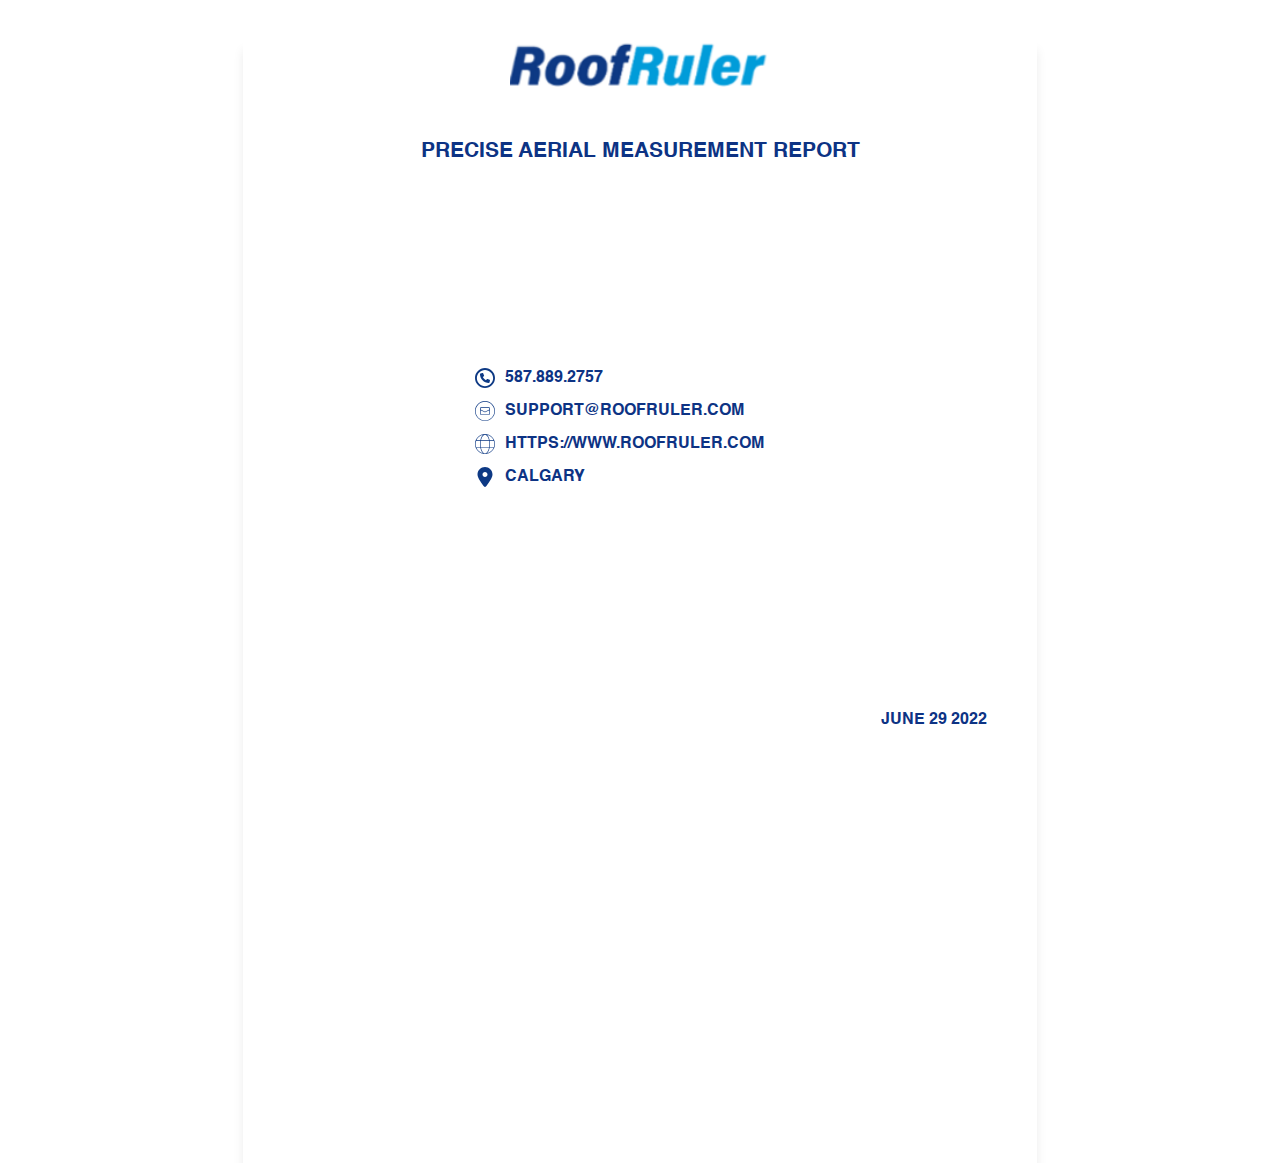
<file: index.html>
<!DOCTYPE html>
<html lang="en">

<head>
    <meta charset="UTF-8">
    <meta http-equiv="X-UA-Compatible" content="IE=edge">
    <meta name="viewport" content="width=device-width, initial-scale=1.0">
    <!-- ============font awesome -->
    <link rel="stylesheet" href="https://cdnjs.cloudflare.com/ajax/libs/font-awesome/6.0.0/css/all.min.css">
    <!-- ::::::::::::::::helvetica fonts:::::::::::::::: -->
    <link rel="stylesheet" href="./fonts/stylesheet.css">
    <!-- =========stylesheet========== -->
    <link rel="stylesheet" href="./css/main.css">
    <title>RoofRuller__Home page</title>
</head>

<body>
    <!-- ::::::::::::::::HEADER :::::::::::::::: -->
    <div class="wrapper">
        <a href="#" class="roof_logo"><img src="./img/roofrooler.png" alt="img"></a>
        <p class="text-header text-center roof-heading">PRECISE AERIAL MEASUREMENT REPORT</p>
        <!-- ::::::::::::::::social link:::::::::::::::: -->
        <ul class="social-link">
            <li class="flex item-center gap-1"><svg xmlns="http://www.w3.org/2000/svg" viewBox="0 0 512 512" width="20"
                    height="20" fill="#0d3984">
                    <path
                        d="M374.5 303.6l-54.24-23.25c-6.391-2.766-13.9-.9062-18.24 4.484l-22.02 26.91c-34.63-17-62.77-45.14-79.77-79.75L227.2 209.1c5.375-4.391 7.211-11.83 4.492-18.22L208.4 137.5C205.4 130.5 197.8 126.7 190.5 128.4L140.1 140C132.1 141.7 127.1 147.9 127.1 155.2c0 126.1 102.6 228.8 228.7 228.8c7.336 0 13.6-4.984 15.24-12.11l11.62-50.39C385.3 314.2 381.5 306.6 374.5 303.6zM256 0c-141.4 0-256 114.6-256 256c0 141.4 114.6 256 256 256s256-114.6 256-256C512 114.6 397.4 0 256 0zM256 464c-114.7 0-208-93.31-208-208S141.3 48 256 48s208 93.31 208 208S370.7 464 256 464z" />
                    </svg>
                <span class="text-body ">587.889.2757</span>
            </li>
            <li class="flex item-center gap-1"><svg width="20" height="20" fill="#0d3984"
                    xmlns="http://www.w3.org/2000/svg" viewBox="0 0 512 512">
                    <path
                        d="M352 160H160C142.3 160 128 174.3 128 192v128c0 17.67 14.33 32 32 32h192c17.67 0 32-14.33 32-32V192C384 174.3 369.7 160 352 160zM368 320c0 8.822-7.178 16-16 16H160c-8.822 0-16-7.178-16-16V236.7l94.13 47.06C243.7 286.6 249.8 288 256 288s12.28-1.406 17.88-4.203L368 236.7V320zM368 218.9l-101.3 50.63c-6.75 3.375-14.75 3.375-21.5 0L144 218.9V192c0-8.822 7.178-16 16-16h192c8.822 0 16 7.178 16 16V218.9zM256 0C114.6 0 0 114.6 0 256c0 141.4 114.6 256 256 256s256-114.6 256-256C512 114.6 397.4 0 256 0zM256 496c-132.3 0-240-107.7-240-240S123.7 16 256 16s240 107.7 240 240S388.3 496 256 496z" />
                    </svg>
                <span class="text-body ">SUPPORT@ROOFRULER.COM</span></li>
            <li class="flex item-center gap-1"><svg width="20" height="20" fill="#0d3984"
                    xmlns="http://www.w3.org/2000/svg" viewBox="0 0 512 512">
                    <path
                        d="M256 0C397.4 0 512 114.6 512 256C512 397.4 397.4 512 256 512C114.6 512 0 397.4 0 256C0 114.6 114.6 0 256 0zM256 496C282 496 309.9 474.5 332.2 429.9C343.2 407.9 352.1 381.5 358.4 352H153.6C159.9 381.5 168.8 407.9 179.8 429.9C202.1 474.5 229.1 496 255.1 496H256zM150.6 336H361.4C365.7 311 368 284.1 368 256C368 227.9 365.7 200.1 361.4 176H150.6C146.3 200.1 144 227.9 144 256C144 284.1 146.3 311 150.6 336V336zM358.4 160C352.1 130.4 343.2 104.1 332.2 82.14C309.9 37.51 282 16 256 16C229.1 16 202.1 37.51 179.8 82.14C168.8 104.1 159.9 130.4 153.6 160H358.4zM377.6 176C381.8 201.2 384 228.1 384 256C384 283.9 381.8 310.8 377.6 336H482.3C491.2 310.1 496 284.1 496 256C496 227.9 491.2 201 482.3 176H377.6zM307.5 21.53C337.9 48.31 362.2 98.15 374.7 160H476C445.6 90.45 383.2 38.09 307.5 21.53V21.53zM204.5 21.53C128.8 38.09 66.36 90.45 35.97 160H137.3C149.8 98.15 174.1 48.31 204.5 21.53V21.53zM16 256C16 284.1 20.81 310.1 29.66 336H134.4C130.2 310.8 128 283.9 128 256C128 228.1 130.2 201.2 134.4 176H29.66C20.81 201 16 227.9 16 256zM476 352H374.7C362.2 413.8 337.9 463.7 307.5 490.5C383.2 473.9 445.6 421.5 476 352V352zM137.3 352H35.97C66.36 421.5 128.8 473.9 204.5 490.5C174.1 463.7 149.8 413.8 137.3 352z" />
                    </svg>
                <span class="text-body ">HTTPS://WWW.ROOFRULER.COM</span></li>
            <li class="flex item-center gap-1"><svg width="20" height="20" fill="#0d3984"
                    xmlns="http://www.w3.org/2000/svg" viewBox="0 0 384 512">
                    <path
                        d="M168.3 499.2C116.1 435 0 279.4 0 192C0 85.96 85.96 0 192 0C298 0 384 85.96 384 192C384 279.4 267 435 215.7 499.2C203.4 514.5 180.6 514.5 168.3 499.2H168.3zM192 256C227.3 256 256 227.3 256 192C256 156.7 227.3 128 192 128C156.7 128 128 156.7 128 192C128 227.3 156.7 256 192 256z" />
                    </svg>
                <span class="text-body ">CALGARY</span></li>
        </ul>
        <p class="date text-body">JUNE 29 2022</p>
    </div>
</body>

</html>
</file>
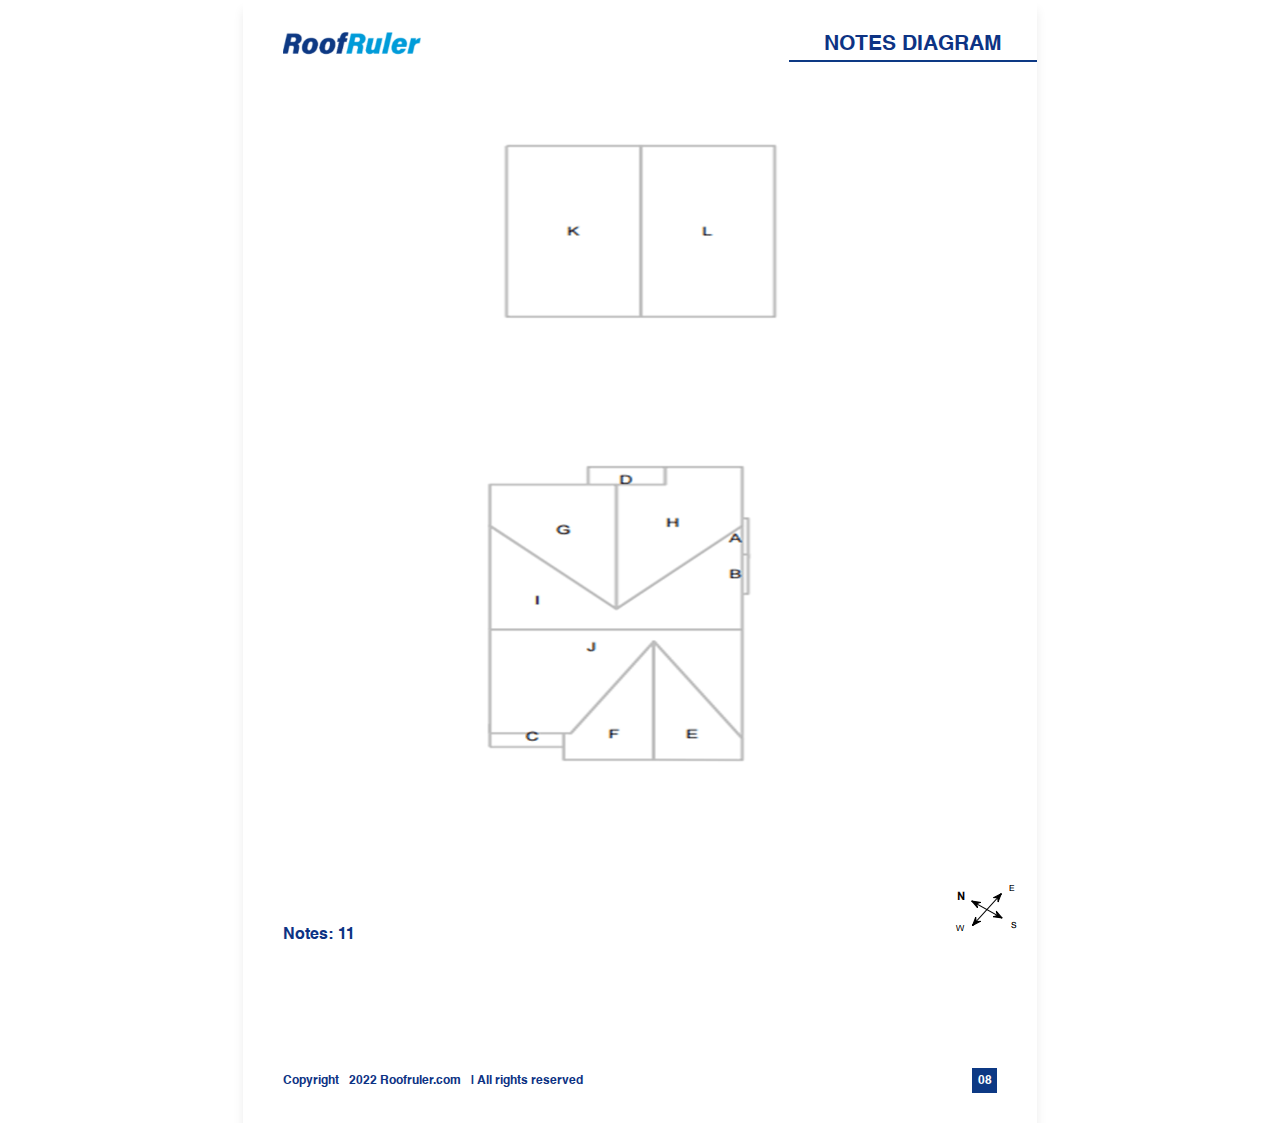
<file: _notes-diagram.html>
<!DOCTYPE html>
<html lang="en">

<head>
    <meta charset="UTF-8">
    <meta http-equiv="X-UA-Compatible" content="IE=edge">
    <meta name="viewport" content="width=device-width, initial-scale=1.0">
    <!-- ============font awesome -->
    <link rel="stylesheet" href="https://cdnjs.cloudflare.com/ajax/libs/font-awesome/6.0.0/css/all.min.css">
    <!-- ::::::::::::::::helvetica fonts:::::::::::::::: -->
    <link rel="stylesheet" href="./fonts/stylesheet.css">
    <!-- =========stylesheet========== -->
    <link rel="stylesheet" href="./css/main.css">
    <title>RoofRuller__Notes diagram</title>
</head>

<body>
    <!-- ::::::::::::::::HEADER :::::::::::::::: -->
    <div class="wrapper flex flex-col justify-between">
        <div>
            <div class="header flex justify-between">
                <a href="#"><img src="./img/roofrooler.png" alt="img" class="header__logo"></a>
                <a href="content.html" class="header__link text-header">notes Diagram</a>
            </div>
            <div class="notes-diagram">
                <img src="./img/notes.png" alt="img" class="property__image note-img">

                <!-- ::::::::::::::::direction:::::::::::::::: -->
                <div class="direction">
                    <div class="measurement_notes eaves-note">
                        <ul class="flex item-center gap-05">
                            <li class="text-body">Notes:</li>
                            <li class="text-body">11</li>
                        </ul>
                    </div>
                    <img src="./img/direction.webp" alt="img" class="direction_needle">
                </div>
            </div>
        </div>
        <!-- ::::::::::::::::footer:::::::::::::::: -->
        <footer class="footer flex justify-between">
            <ul class="footer-list flex item-center gap-1">
                <li class="text-footer">Copyright</li>
                <li class="text-footer">2022 Roofruler.com</li>
                <li class="text-footer">| All rights reserved</li>
            </ul>
            <p class="numbering text-footer">08</p>
        </footer>
    </div>
</body>

</html>
</file>
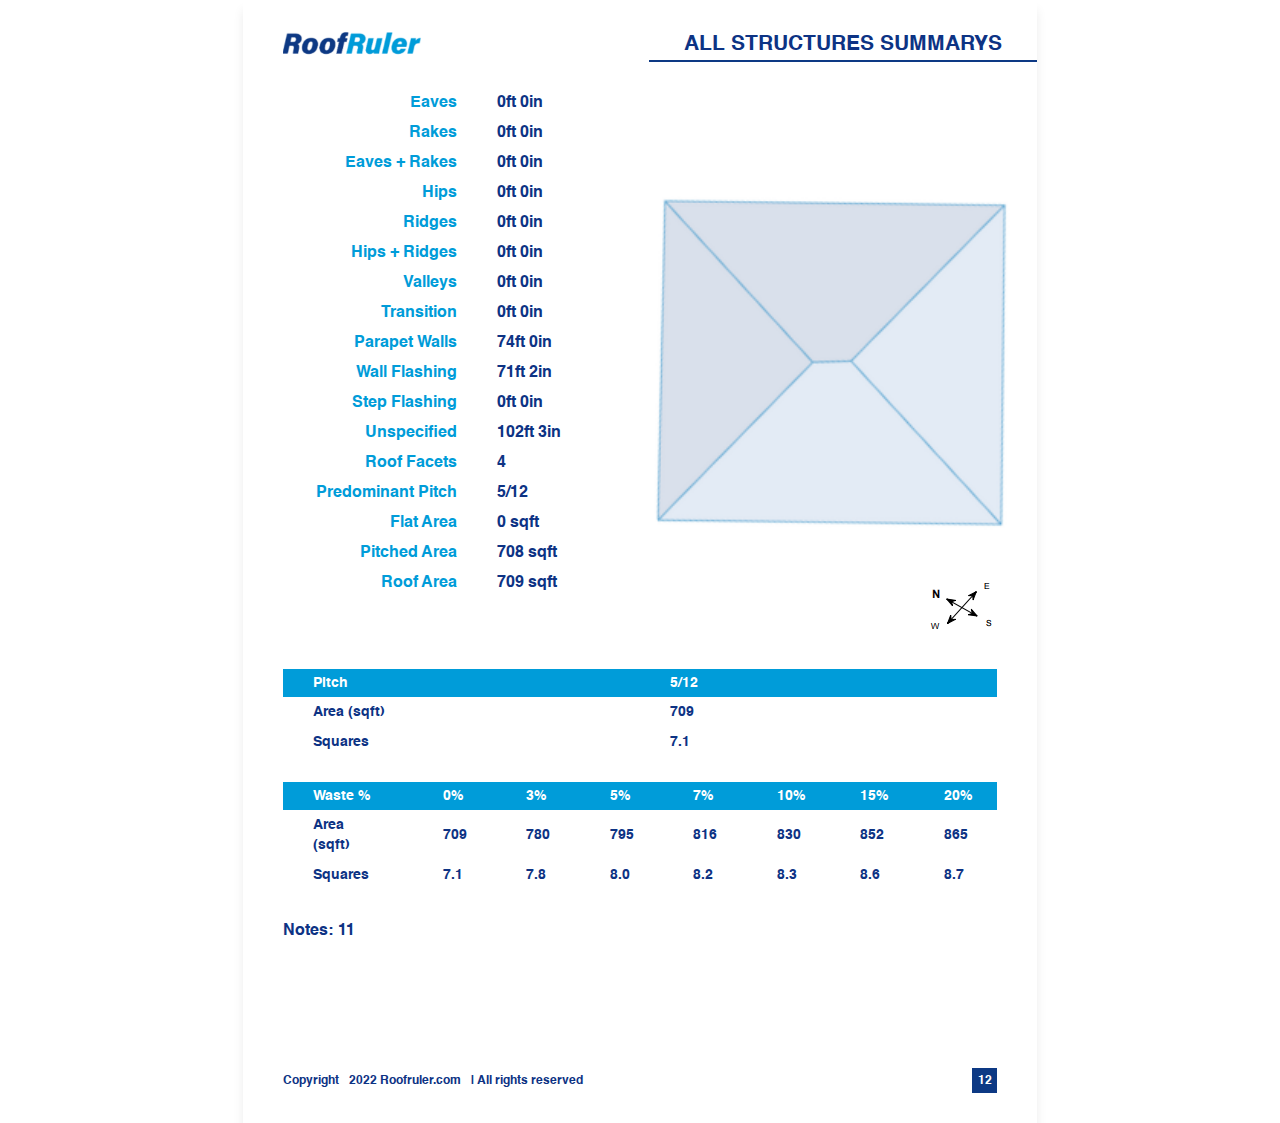
<file: all-summary.html>
<!DOCTYPE html>
<html lang="en">

<head>
    <meta charset="UTF-8">
    <meta http-equiv="X-UA-Compatible" content="IE=edge">
    <meta name="viewport" content="width=device-width, initial-scale=1.0">
    <!-- ============font awesome -->
    <link rel="stylesheet" href="https://cdnjs.cloudflare.com/ajax/libs/font-awesome/6.0.0/css/all.min.css">
    <!-- ::::::::::::::::helvetica fonts:::::::::::::::: -->
    <link rel="stylesheet" href="./fonts/stylesheet.css">
    <!-- =========stylesheet========== -->
    <link rel="stylesheet" href="./css/main.css">
    <title>RoofRuller__All Structures Summarys</title>
</head>

<body>
    <!-- ::::::::::::::::HEADER :::::::::::::::: -->
    <div class="wrapper flex flex-col justify-between">
        <div>
            <div class="header flex justify-between">
                <a href="#"><img src="./img/roofrooler.png" alt="img" class="header__logo"></a>
                <a href="content.html" class="header__link text-header">All Structures Summarys</a>
            </div>
            <!-- ::::::::::::::::summary 1 detail:::::::::::::::: -->
            <div class="summary-one">
                <div class="summary-one__left">
                    <div class="summary-one__left--box">
                        <p class="box-name text-body">Eaves</p>
                        <p class="box-value text-body">0ft 0in</p>
                    </div>
                    <div class="summary-one__left--box">
                        <p class="box-name text-body">Rakes</p>
                        <p class="box-value text-body">0ft 0in</p>
                    </div>
                    <div class="summary-one__left--box">
                        <p class="box-name text-body">Eaves + Rakes</p>
                        <p class="box-value text-body">0ft 0in</p>
                    </div>
                    <div class="summary-one__left--box">
                        <p class="box-name text-body">Hips</p>
                        <p class="box-value text-body">0ft 0in</p>
                    </div>
                    <div class="summary-one__left--box">
                        <p class="box-name text-body">Ridges</p>
                        <p class="box-value text-body">0ft 0in</p>
                    </div>
                    <div class="summary-one__left--box">
                        <p class="box-name text-body">Hips + Ridges</p>
                        <p class="box-value text-body">0ft 0in</p>
                    </div>
                    <div class="summary-one__left--box">
                        <p class="box-name text-body">Valleys</p>
                        <p class="box-value text-body">0ft 0in</p>
                    </div>
                    <div class="summary-one__left--box">
                        <p class="box-name text-body">Transition</p>
                        <p class="box-value text-body">0ft 0in</p>
                    </div>
                    <div class="summary-one__left--box">
                        <p class="box-name text-body">Parapet Walls</p>
                        <p class="box-value text-body">74ft 0in</p>
                    </div>
                    <div class="summary-one__left--box">
                        <p class="box-name text-body">Wall Flashing</p>
                        <p class="box-value text-body">71ft 2in</p>
                    </div>
                    <div class="summary-one__left--box">
                        <p class="box-name text-body">Step Flashing</p>
                        <p class="box-value text-body">0ft 0in</p>
                    </div>
                    <div class="summary-one__left--box">
                        <p class="box-name text-body">Unspecified</p>
                        <p class="box-value text-body">102ft 3in</p>
                    </div>
                    <div class="summary-one__left--box">
                        <p class="box-name text-body">Roof Facets</p>
                        <p class="box-value text-body">4 </p>
                    </div>
                    <div class="summary-one__left--box">
                        <p class="box-name text-body">Predominant Pitch</p>
                        <p class="box-value text-body">5/12</p>
                    </div>
                    <div class="summary-one__left--box">
                        <p class="box-name text-body">Flat Area</p>
                        <p class="box-value text-body">0 sqft</p>
                    </div>
                    <div class="summary-one__left--box">
                        <p class="box-name text-body">Pitched Area</p>
                        <p class="box-value text-body">708 sqft</p>
                    </div>
                    <div class="summary-one__left--box">
                        <p class="box-name text-body">Roof Area</p>
                        <p class="box-value text-body">709 sqft</p>
                    </div>

                </div>
                <div class="summary-one__right">
                    <img src="./img/summary.png" alt="img" class="summary-img">
                    <img src="./img/direction.webp" alt="img" class="summary-direction">
                </div>
            </div>
            <!-- ::::::::::::::::data table:::::::::::::::: -->
            <table class="pitch-table">
                <thead class="table-head">
                    <th class="text-table-custom">Pitch</th>
                    <th class="text-table-custom">5/12</th>
                </thead>
                <tbody class="table-body">
                    <tr>
                        <td class="text-table-default">Area (sqft)</td>
                        <td class="text-table-default">709</td>
                    </tr>
                    <tr>
                        <td class="text-table-default">Squares</td>
                        <td class="text-table-default">7.1</td>
                    </tr>
                </tbody>
            </table>
            <!-- ::::::::::::::::waste table:::::::::::::::: -->
            <table class="waste-table">
                <thead class="waste-head">
                    <th class="text-table-custom">Waste %</th>
                    <th class="text-table-custom">0%</th>
                    <th class="text-table-custom">3%</th>
                    <th class="text-table-custom">5%</th>
                    <th class="text-table-custom">7%</th>
                    <th class="text-table-custom">10%</th>
                    <th class="text-table-custom">15%</th>
                    <th class="text-table-custom">20%</th>
                </thead>
                <tbody class="table-body">
                    <tr>
                        <td class="text-table-default">Area (sqft)</td>
                        <td class="text-table-default">709</td>
                        <td class="text-table-default">780</td>
                        <td class="text-table-default">795</td>
                        <td class="text-table-default">816</td>
                        <td class="text-table-default">830</td>
                        <td class="text-table-default">852</td>
                        <td class="text-table-default">865</td>
                    </tr>
                    <tr>
                        <td class="text-table-default">Squares</td>
                        <td class="text-table-default">7.1</td>
                        <td class="text-table-default">7.8</td>
                        <td class="text-table-default">8.0</td>
                        <td class="text-table-default">8.2</td>
                        <td class="text-table-default">8.3</td>
                        <td class="text-table-default">8.6</td>
                        <td class="text-table-default">8.7</td>
                    </tr>
                </tbody>
            </table>
            <!-- ::::::::::::::::notes:::::::::::::::: -->
            <div class="measurement_notes eaves-note">
                <ul class="flex item-center gap-05">
                    <li class="text-body">Notes:</li>
                    <li class="text-body">11</li>
                </ul>
            </div>

        </div>
        <!-- ::::::::::::::::footer:::::::::::::::: -->
        <footer class="footer flex justify-between">
            <ul class="footer-list flex item-center gap-1">
                <li class="text-footer">Copyright</li>
                <li class="text-footer">2022 Roofruler.com</li>
                <li class="text-footer">| All rights reserved</li>
            </ul>
            <p class="numbering text-footer">12</p>
        </footer>
    </div>
</body>

</html>
</file>
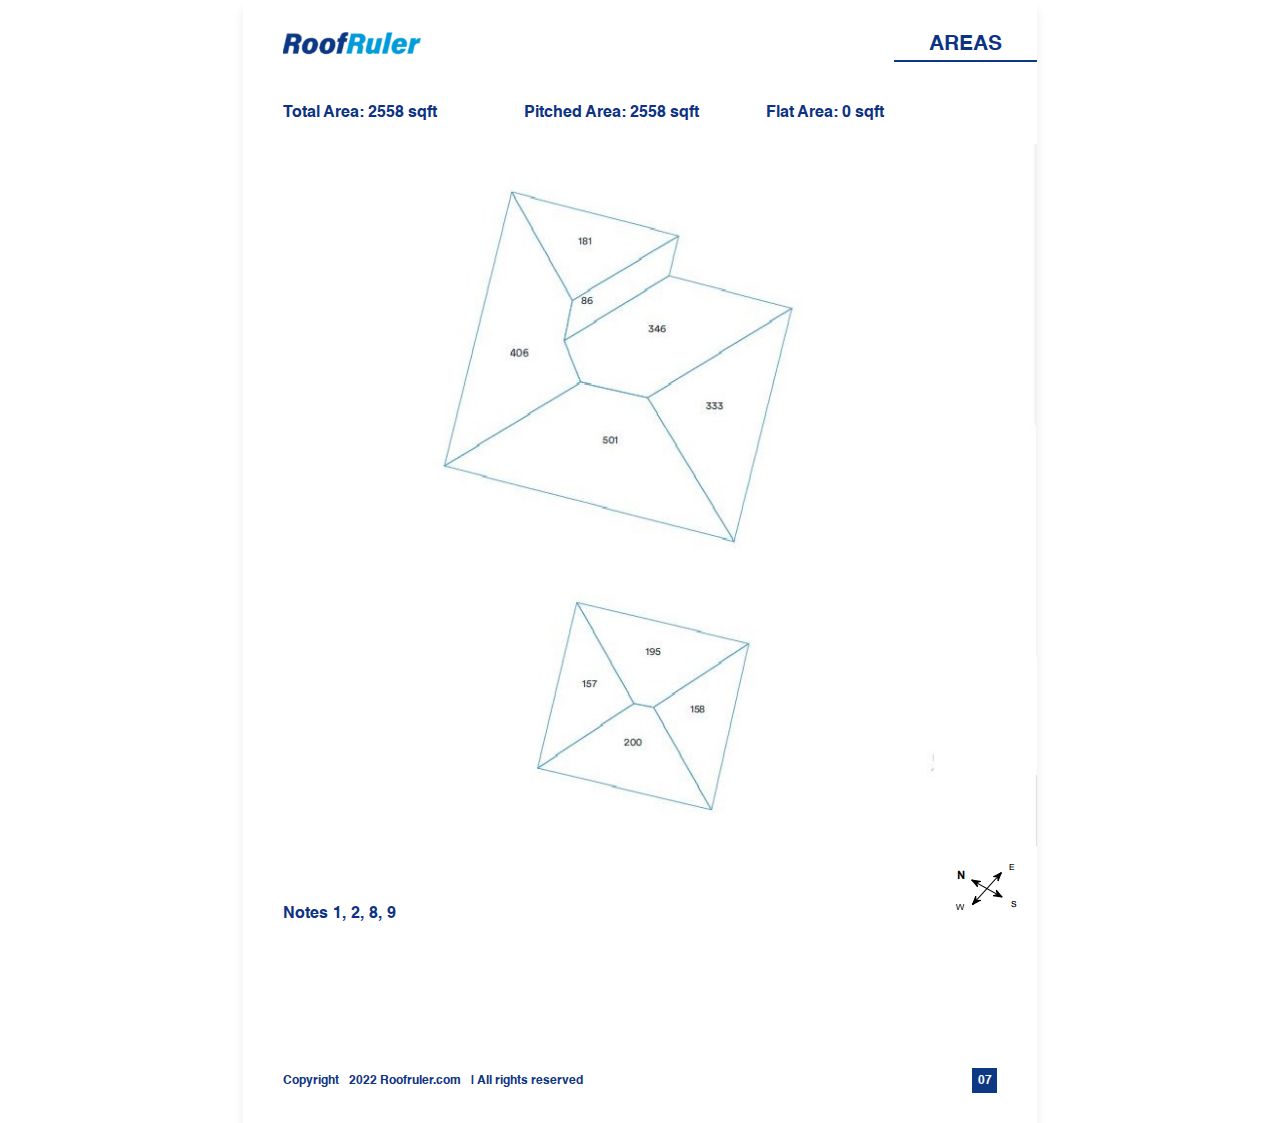
<file: areas.html>
<!DOCTYPE html>
<html lang="en">

<head>
    <meta charset="UTF-8">
    <meta http-equiv="X-UA-Compatible" content="IE=edge">
    <meta name="viewport" content="width=device-width, initial-scale=1.0">
    <!-- ============font awesome -->
    <link rel="stylesheet" href="https://cdnjs.cloudflare.com/ajax/libs/font-awesome/6.0.0/css/all.min.css">
    <!-- ::::::::::::::::helvetica fonts:::::::::::::::: -->
    <link rel="stylesheet" href="./fonts/stylesheet.css">
    <!-- =========stylesheet========== -->
    <link rel="stylesheet" href="./css/main.css">
    <title>RoofRuller__Area</title>
</head>

<body>
    <!-- ::::::::::::::::HEADER :::::::::::::::: -->
    <div class="wrapper flex flex-col justify-between">
        <div>
            <div class="header flex justify-between">
                <a href="#"><img src="./img/roofrooler.png" alt="img" class="header__logo"></a>
                <a href="content.html" class="header__link text-header">Areas </a>
            </div>
            <!-- ::::::::::::::::total-area:::::::::::::::: -->
            <div class="total_area">
                <p class="text-body">Total Area: 2558 sqft</p>
                <p class="text-body">Pitched Area: 2558 sqft</p>
                <p class="text-body">Flat Area: 0 sqft</p>
            </div>

            <div>
                <img src="./img/rotated-graph.webp" alt="img" class="property__image">

                <!-- ::::::::::::::::direction:::::::::::::::: -->
                <div class="direction">
                    <div class="measurement_notes eaves-note">
                        <ul class="flex item-center gap-05">
                            <li class="text-body">Notes</li>
                            <li class="text-body">1,</li>
                            <li class="text-body">2,</li>
                            <li class="text-body">8,</li>
                            <li class="text-body">9</li>
                        </ul>
                    </div>
                    <img src="./img/direction.webp" alt="img" class="direction_needle">
                </div>
            </div>
        </div>
        <!-- ::::::::::::::::footer:::::::::::::::: -->
        <footer class="footer flex justify-between">
            <ul class="footer-list flex item-center gap-1">
                <li class="text-footer">Copyright</li>
                <li class="text-footer">2022 Roofruler.com</li>
                <li class="text-footer">| All rights reserved</li>
            </ul>
            <p class="numbering text-footer">07</p>
        </footer>
    </div>
</body>

</html>
</file>
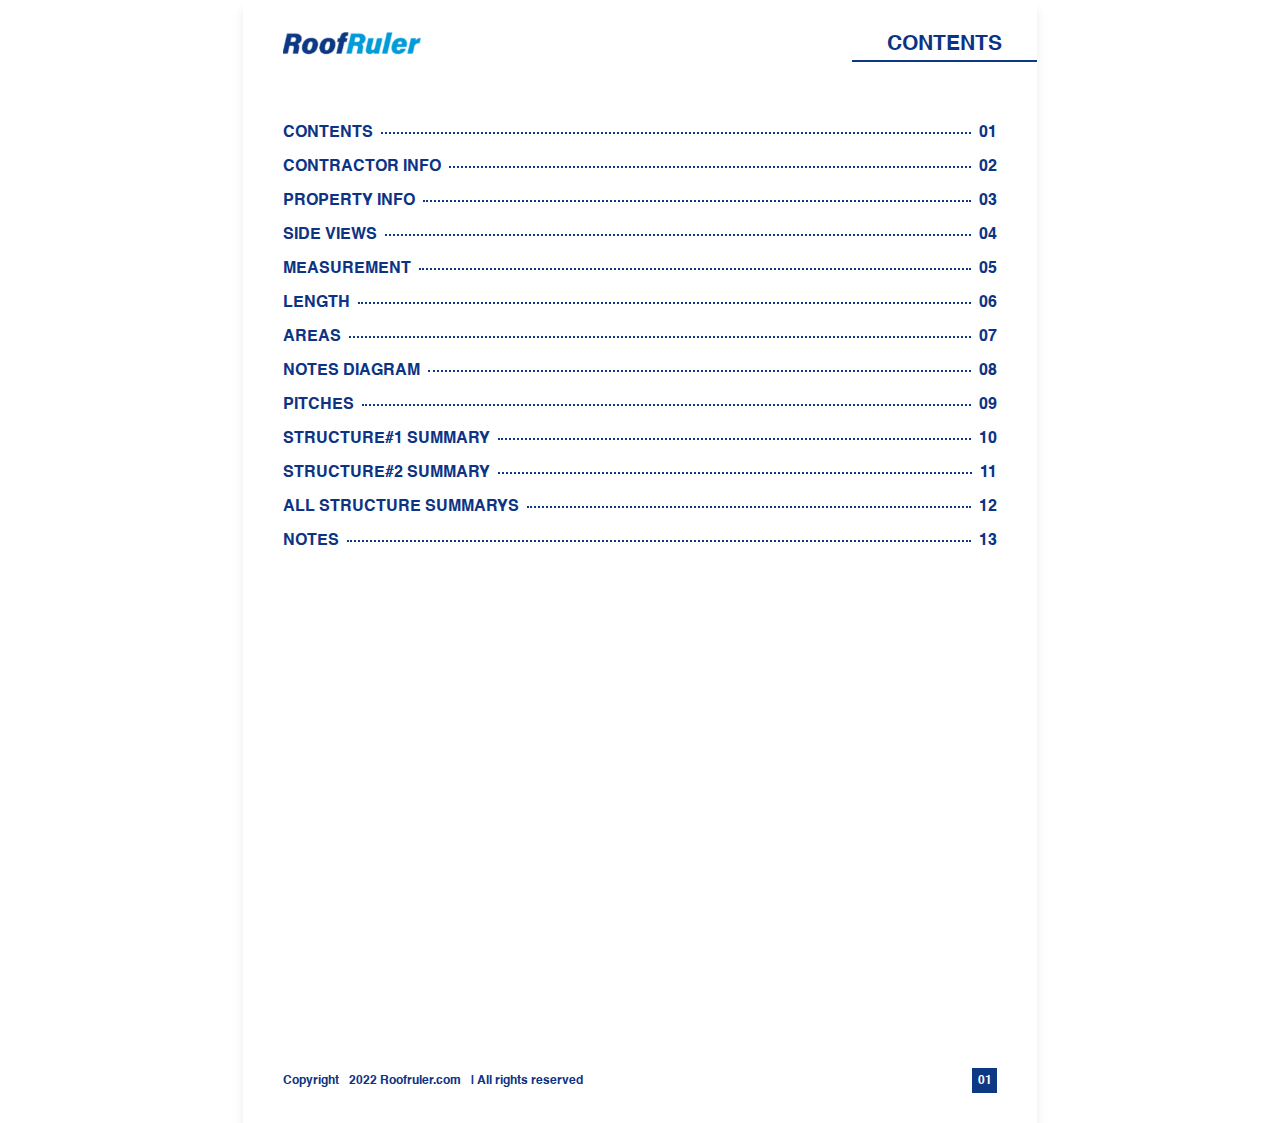
<file: content.html>
<!DOCTYPE html>
<html lang="en">

<head>
    <meta charset="UTF-8">
    <meta http-equiv="X-UA-Compatible" content="IE=edge">
    <meta name="viewport" content="width=device-width, initial-scale=1.0">
    <!-- ============font awesome -->
    <link rel="stylesheet" href="https://cdnjs.cloudflare.com/ajax/libs/font-awesome/6.0.0/css/all.min.css">
    <!-- ::::::::::::::::helvetica fonts:::::::::::::::: -->
    <link rel="stylesheet" href="./fonts/stylesheet.css">
    <!-- =========stylesheet========== -->
    <link rel="stylesheet" href="./css/main.css">
    <title>RoofRuller__Content</title>
</head>

<body>
    <!-- ::::::::::::::::HEADER :::::::::::::::: -->
    <div class="wrapper flex flex-col justify-between">
        <div>
            <div class="header flex justify-between">
                <a href="#"><img src="./img/roofrooler.png" alt="img" class="header__logo"></a>
                <a href="content.html" class="header__link text-header">Contents</a>
            </div>
            <!-- ::::::::::::::::content list:::::::::::::::: -->
            <ul class="content__list">
                <li class="content__list--item flex justify-between item-center">
                    <span class="content__list--item-name text-body">Contents</span>
                    <span class="content__list--item-dots"></span>
                    <span class="content__list--item-count text-body">01</span>
                </li>
                <li class="content__list--item flex justify-between item-center">
                    <span class="content__list--item-name text-body">Contractor info</span>
                    <span class="content__list--item-dots"></span>
                    <span class="content__list--item-count text-body">02</span>
                </li>
                <li class="content__list--item flex justify-between item-center">
                    <span class="content__list--item-name text-body">Property info</span>
                    <span class="content__list--item-dots"></span>
                    <span class="content__list--item-count text-body">03</span>
                </li>
                <li class="content__list--item flex justify-between item-center">
                    <span class="content__list--item-name text-body">Side Views</span>
                    <span class="content__list--item-dots"></span>
                    <span class="content__list--item-count text-body">04</span>
                </li>
                <li class="content__list--item flex justify-between item-center">
                    <span class="content__list--item-name text-body">Measurement </span>
                    <span class="content__list--item-dots"></span>
                    <span class="content__list--item-count text-body">05</span>
                </li>
                <li class="content__list--item flex justify-between item-center">
                    <span class="content__list--item-name text-body">Length</span>
                    <span class="content__list--item-dots"></span>
                    <span class="content__list--item-count text-body">06</span>
                </li>
                <li class="content__list--item flex justify-between item-center">
                    <span class="content__list--item-name text-body">Areas </span>
                    <span class="content__list--item-dots"></span>
                    <span class="content__list--item-count text-body">07</span>
                </li>
                <li class="content__list--item flex justify-between item-center">
                    <span class="content__list--item-name text-body">Notes Diagram</span>
                    <span class="content__list--item-dots"></span>
                    <span class="content__list--item-count text-body">08</span>
                </li>
                <li class="content__list--item flex justify-between item-center">
                    <span class="content__list--item-name text-body">Pitches</span>
                    <span class="content__list--item-dots"></span>
                    <span class="content__list--item-count text-body">09</span>
                </li>
                <li class="content__list--item flex justify-between item-center">
                    <span class="content__list--item-name text-body">Structure#1 Summary</span>
                    <span class="content__list--item-dots"></span>
                    <span class="content__list--item-count text-body">10</span>
                </li>
                <li class="content__list--item flex justify-between item-center">
                    <span class="content__list--item-name text-body">Structure#2 Summary</span>
                    <span class="content__list--item-dots"></span>
                    <span class="content__list--item-count text-body">11</span>
                </li>
                <li class="content__list--item flex justify-between item-center">
                    <span class="content__list--item-name text-body">All Structure Summarys</span>
                    <span class="content__list--item-dots"></span>
                    <span class="content__list--item-count text-body">12</span>
                </li>
                <li class="content__list--item flex justify-between item-center">
                    <span class="content__list--item-name text-body">NOTES</span>
                    <span class="content__list--item-dots"></span>
                    <span class="content__list--item-count text-body">13</span>
                </li>
            </ul>
        </div>
        <!-- ::::::::::::::::footer:::::::::::::::: -->
        <footer class="footer flex justify-between">
            <ul class="footer-list flex item-center gap-1">
                <li class="text-footer">Copyright</li>
                <li class="text-footer">2022 Roofruler.com</li>
                <li class="text-footer">| All rights reserved</li>
            </ul>
            <p class="numbering text-footer">01</p>
        </footer>
    </div>
</body>

</html>
</file>
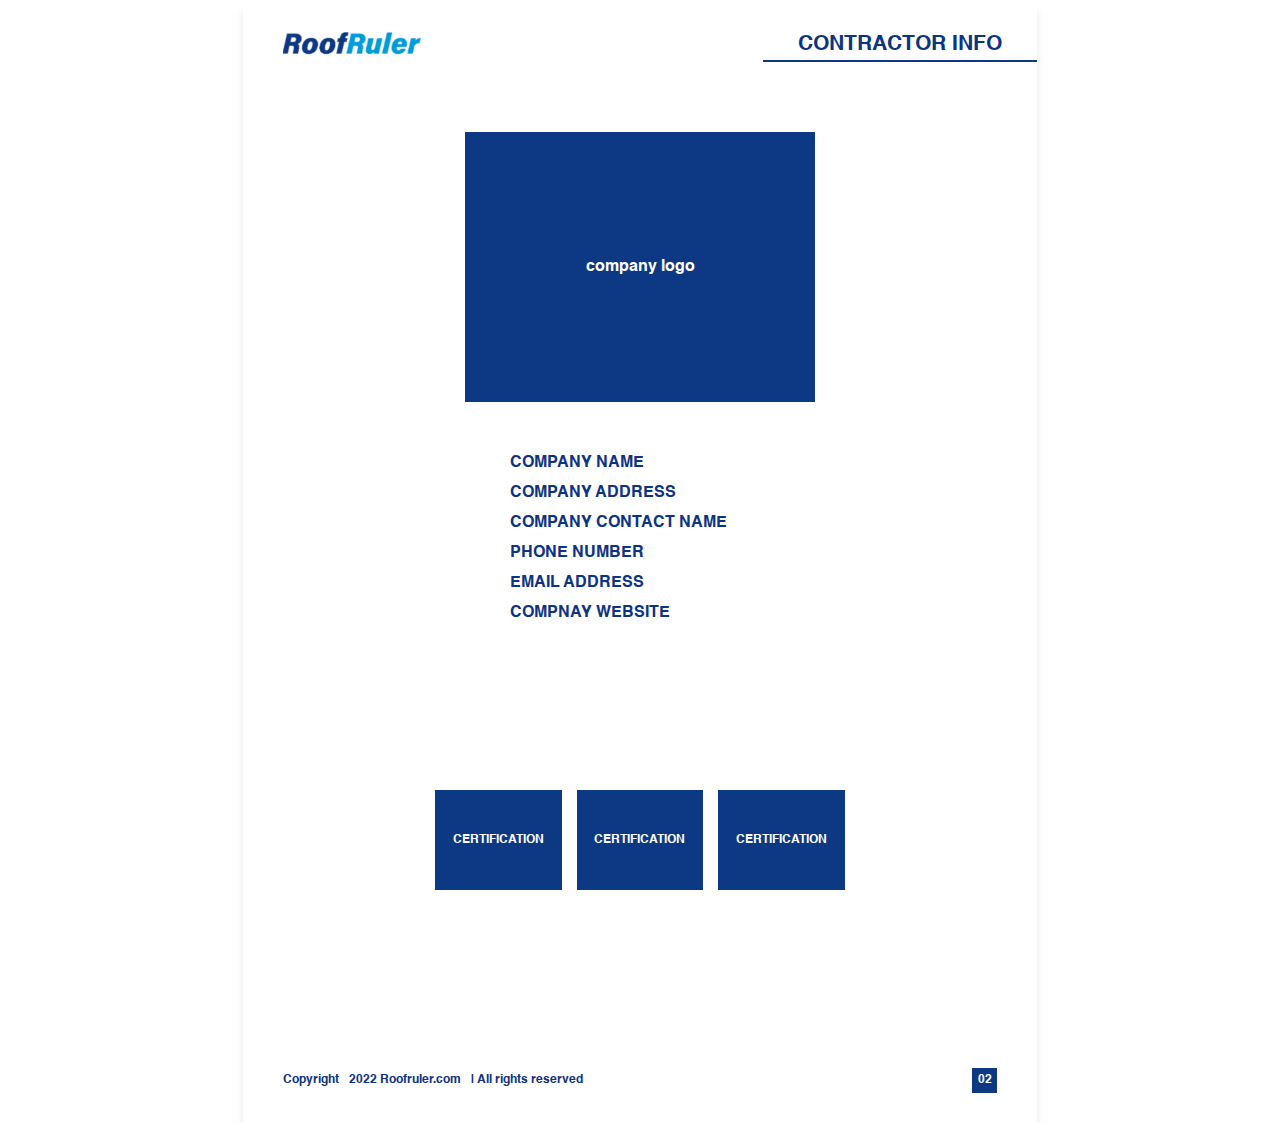
<file: contractor-info.html>
<!DOCTYPE html>
<html lang="en">

<head>
    <meta charset="UTF-8">
    <meta http-equiv="X-UA-Compatible" content="IE=edge">
    <meta name="viewport" content="width=device-width, initial-scale=1.0">
    <!-- ============font awesome -->
    <link rel="stylesheet" href="https://cdnjs.cloudflare.com/ajax/libs/font-awesome/6.0.0/css/all.min.css">
    <!-- ::::::::::::::::helvetica fonts:::::::::::::::: -->
    <link rel="stylesheet" href="./fonts/stylesheet.css">
    <!-- =========stylesheet========== -->
    <link rel="stylesheet" href="./css/main.css">
    <title>RoofRuller__Contractor</title>
</head>

<body>
    <!-- ::::::::::::::::HEADER :::::::::::::::: -->
    <div class="wrapper flex flex-col justify-between">
        <div>
            <div class="header flex justify-between">
                <a href="#"><img src="./img/roofrooler.png" alt="img" class="header__logo"></a>
                <a href="content.html" class="header__link text-header">contractor info</a>
            </div>
            <!-- ::::::::::::::::company logo:::::::::::::::: -->
            <div class="company-logo">
                <p class="text-body logo-text">company logo</p>
            </div>
            <!-- ::::::::::::::::info list:::::::::::::::: -->
            <ul class="info-list">
                <li class="text-body">COMPANY NAME</li>
                <li class="text-body">COMPANY ADDRESS</li>
                <li class="text-body">COMPANY CONTACT NAME</li>
                <li class="text-body">PHONE NUMBER</li>
                <li class="text-body">EMAIL ADDRESS</li>
                <li class="text-body">COMPNAY WEBSITE</li>
            </ul>
        </div>
        <!-- ::::::::::::::::certifications:::::::::::::::: -->
        <div class="certification">
            <div class="certification__box text-footer">
                certification
            </div>
            <div class="certification__box text-footer">
                certification
            </div>
            <div class="certification__box text-footer">
                certification
            </div>
        </div>
        <!-- ::::::::::::::::footer:::::::::::::::: -->
        <footer class="footer flex justify-between">
            <ul class="footer-list flex item-center gap-1">
                <li class="text-footer">Copyright</li>
                <li class="text-footer">2022 Roofruler.com</li>
                <li class="text-footer">| All rights reserved</li>
            </ul>
            <p class="numbering text-footer">02</p>
        </footer>
    </div>
</body>

</html>
</file>
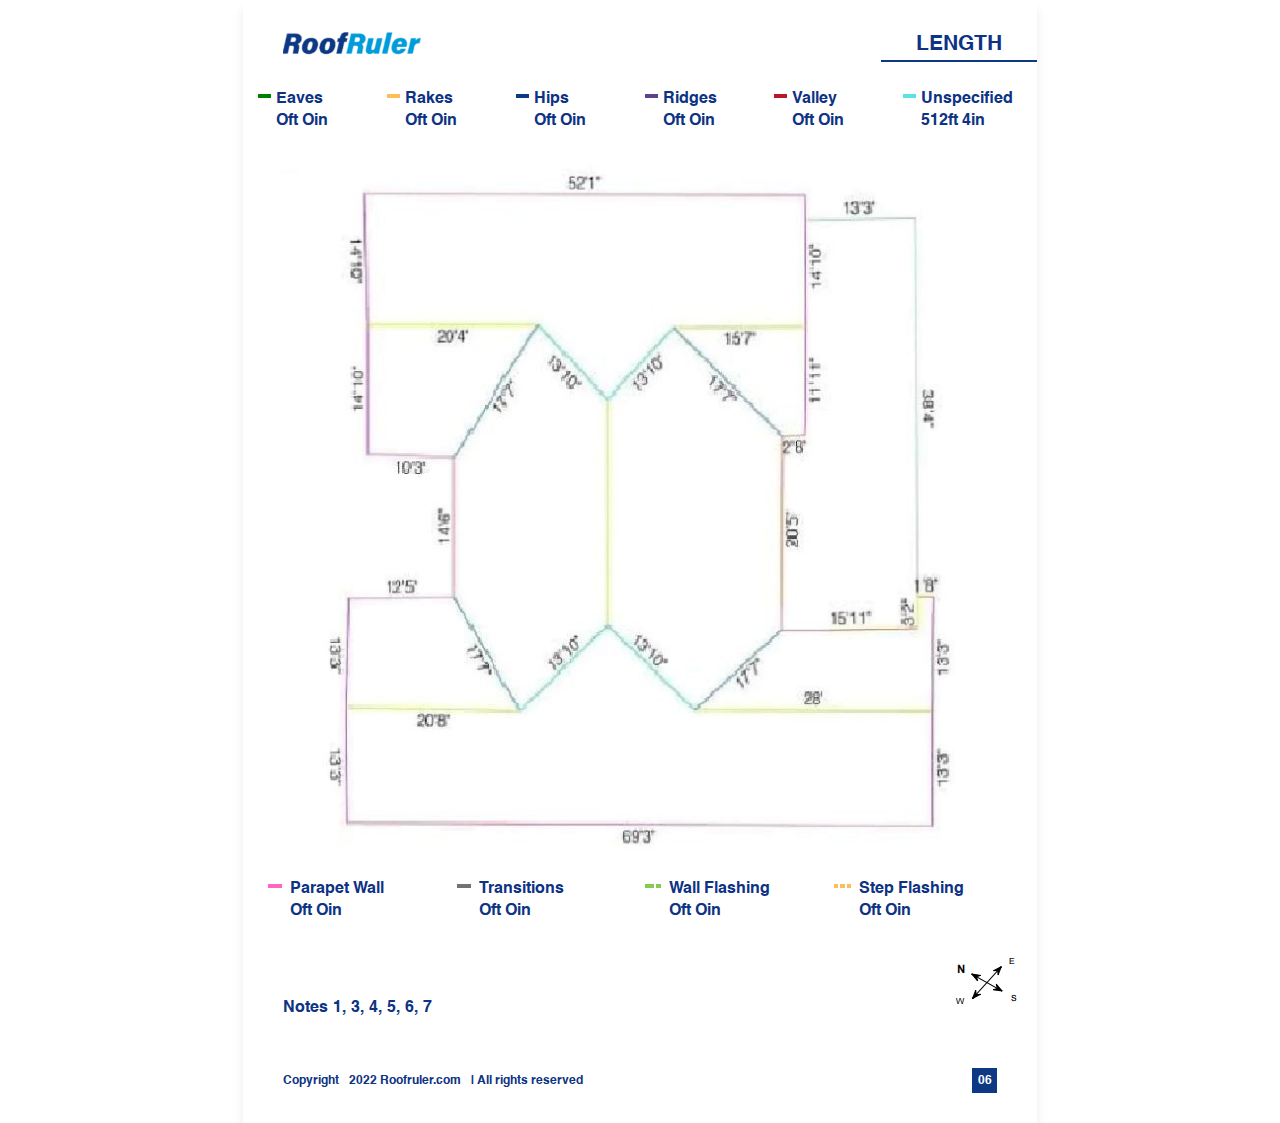
<file: length.html>
<!DOCTYPE html>
<html lang="en">

<head>
    <meta charset="UTF-8">
    <meta http-equiv="X-UA-Compatible" content="IE=edge">
    <meta name="viewport" content="width=device-width, initial-scale=1.0">
    <!-- ============font awesome -->
    <link rel="stylesheet" href="https://cdnjs.cloudflare.com/ajax/libs/font-awesome/6.0.0/css/all.min.css">
    <!-- ::::::::::::::::helvetica fonts:::::::::::::::: -->
    <link rel="stylesheet" href="./fonts/stylesheet.css">
    <!-- =========stylesheet========== -->
    <link rel="stylesheet" href="./css/main.css">
    <title>RoofRuller__Length</title>
</head>

<body>
    <!-- ::::::::::::::::HEADER :::::::::::::::: -->
    <div class="wrapper flex flex-col justify-between">
        <div>
            <div class="header flex justify-between">
                <a href="#"><img src="./img/roofrooler.png" alt="img" class="header__logo"></a>
                <a href="content.html" class="header__link text-header">Length </a>
            </div>
            <!-- ::::::::::::::::Eaves:::::::::::::::: -->
            <div class="eaves">
                <div class="eaves__box">
                    <span class="eaves__box-bar bar-1"></span>
                    <p class="text-body">Eaves <br>Oft Oin</p>
                </div>
                <div class="eaves__box">
                    <span class="eaves__box-bar bar-2"></span>
                    <p class="text-body">Rakes <br>Oft Oin</p>
                </div>
                <div class="eaves__box">
                    <span class="eaves__box-bar bar-3"></span>
                    <p class="text-body">Hips <br>Oft Oin</p>
                </div>
                <div class="eaves__box">
                    <span class="eaves__box-bar bar-4"></span>
                    <p class="text-body">Ridges <br>Oft Oin</p>
                </div>
                <div class="eaves__box">
                    <span class="eaves__box-bar bar-5"></span>
                    <p class="text-body">Valley <br>Oft Oin</p>
                </div>
                <div class="eaves__box">
                    <span class="eaves__box-bar bar-6"></span>
                    <p class="text-body">Unspecified <br>512ft 4in</p>
                </div>
            </div>

            <div>
                <img src="./img/graph.jpg" alt="img" class="property__image">
                <!-- ::::::::::::::::|parapet wall|:::::::::::::::: -->
                <div class="parapet">
                    <div class="parapet__box">
                        <span class="parapet__box--bar bar-1"></span>
                        <p class="text-body">Parapet Wall <br> Oft Oin</p>
                    </div>
                    <div class="parapet__box">
                        <span class="parapet__box--bar bar-2"></span>
                        <p class="text-body">Transitions <br> Oft Oin</p>
                    </div>
                    <div class="parapet__box">
                        <div>
                            <span class="bar-3second"></span>
                            <span class="bar-3first"></span>
                        </div>
                        <p class="text-body">Wall Flashing <br> Oft Oin</p>
                    </div>
                    <div class="parapet__box">
                        <div>
                            <span class="bar-dot"></span>
                            <span class="bar-dot"></span>
                            <span class="bar-dot"></span>
                        </div>
                        <p class="text-body">Step Flashing <br> Oft Oin</p>
                    </div>
                </div>
                <!-- ::::::::::::::::direction:::::::::::::::: -->
                <div class="direction">
                    <div class="measurement_notes eaves-note">
                        <ul class="flex item-center gap-05">
                            <li class="text-body">Notes</li>
                            <li class="text-body">1,</li>
                            <li class="text-body">3,</li>
                            <li class="text-body">4,</li>
                            <li class="text-body">5,</li>
                            <li class="text-body">6,</li>
                            <li class="text-body">7</li>
                        </ul>
                    </div>
                    <img src="./img/direction.webp" alt="img" class="direction_needle">
                </div>
            </div>
        </div>
        <!-- ::::::::::::::::footer:::::::::::::::: -->
        <footer class="footer flex justify-between">
            <ul class="footer-list flex item-center gap-1">
                <li class="text-footer">Copyright</li>
                <li class="text-footer">2022 Roofruler.com</li>
                <li class="text-footer">| All rights reserved</li>
            </ul>
            <p class="numbering text-footer">06</p>
        </footer>
    </div>
</body>

</html>
</file>
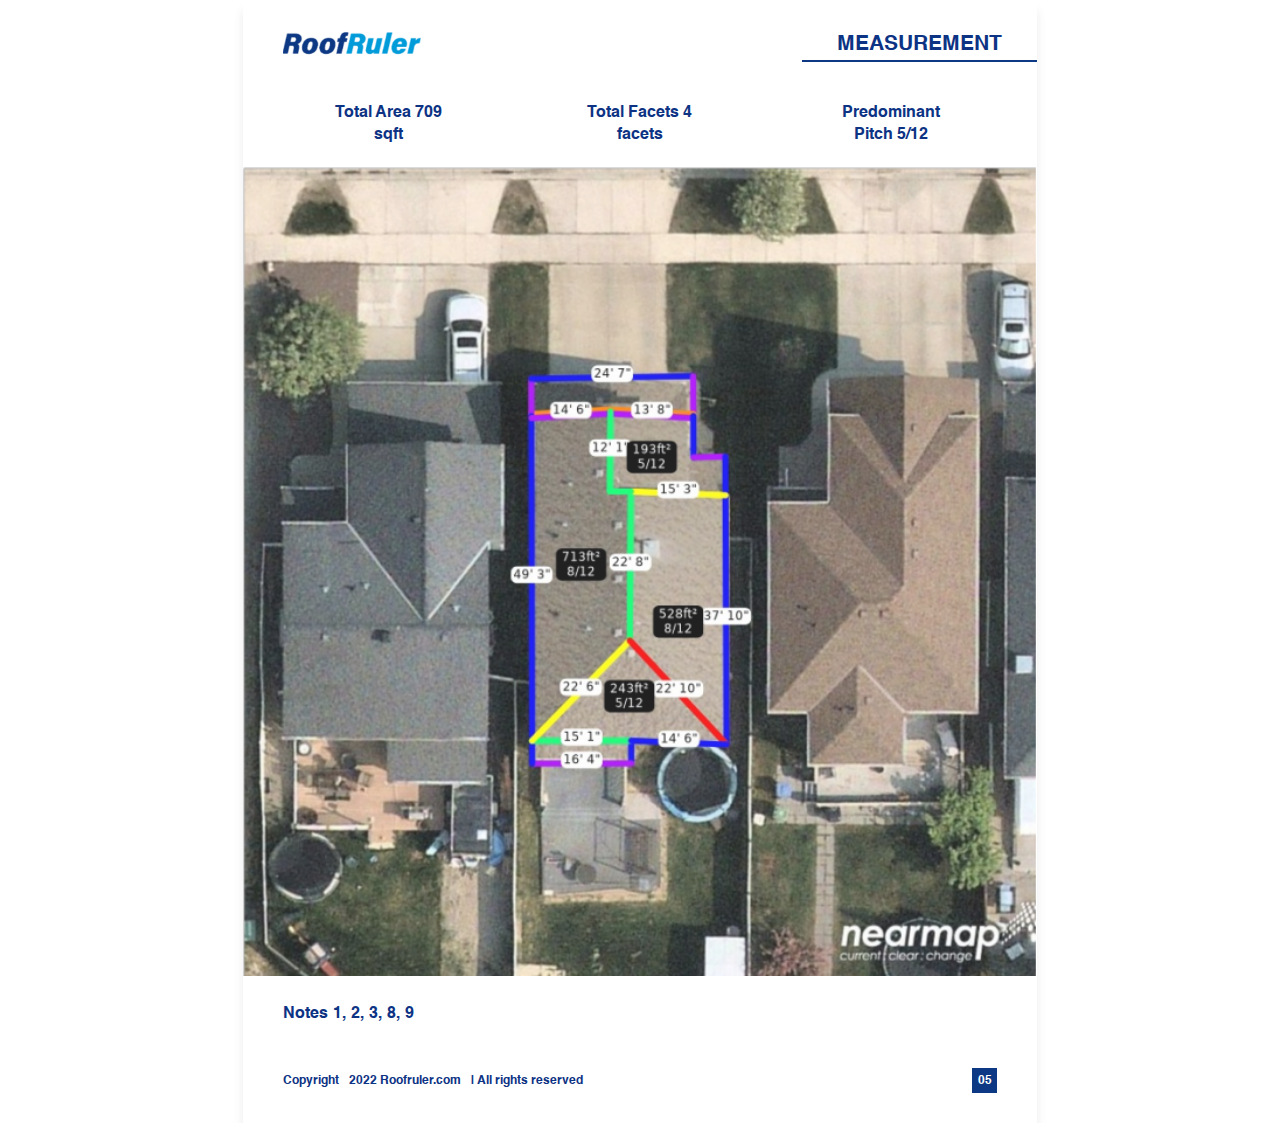
<file: measurement.html>
<!DOCTYPE html>
<html lang="en">

<head>
    <meta charset="UTF-8">
    <meta http-equiv="X-UA-Compatible" content="IE=edge">
    <meta name="viewport" content="width=device-width, initial-scale=1.0">
    <!-- ============font awesome -->
    <link rel="stylesheet" href="https://cdnjs.cloudflare.com/ajax/libs/font-awesome/6.0.0/css/all.min.css">
    <!-- ::::::::::::::::helvetica fonts:::::::::::::::: -->
    <link rel="stylesheet" href="./fonts/stylesheet.css">
    <!-- =========stylesheet========== -->
    <link rel="stylesheet" href="./css/main.css">
    <title>RoofRuller__Measuremnents</title>
</head>

<body>
    <!-- ::::::::::::::::HEADER :::::::::::::::: -->
    <div class="wrapper flex flex-col justify-between">
        <div>
            <div class="header flex justify-between">
                <a href="#"><img src="./img/roofrooler.png" alt="img" class="header__logo"></a>
                <a href="content.html" class="header__link text-header">Measurement</a>
            </div>
            <!-- ::::::::::::::::area:::::::::::::::: -->
            <div class="area">
                <p class="text-body">Total Area 709 <br> sqft </p>
                <p class="text-body">Total Facets 4 <br> facets </p>
                <p class="text-body">Predominant <br> Pitch 5/12</p>
            </div>
            <div>
                <img src="./img/measurements.webp" alt="img" class="property__image">
                <div class="measurement_notes">
                    <ul class="flex item-center gap-05">
                        <li class="text-body">Notes</li>
                        <li class="text-body">1,</li>
                        <li class="text-body">2,</li>
                        <li class="text-body">3,</li>
                        <li class="text-body">8,</li>
                        <li class="text-body">9</li>
                    </ul>
                </div>
            </div>
        </div>
        <!-- ::::::::::::::::footer:::::::::::::::: -->
        <footer class="footer flex justify-between">
            <ul class="footer-list flex item-center gap-1">
                <li class="text-footer">Copyright</li>
                <li class="text-footer">2022 Roofruler.com</li>
                <li class="text-footer">| All rights reserved</li>
            </ul>
            <p class="numbering text-footer">05</p>
        </footer>
    </div>
</body>

</html>
</file>
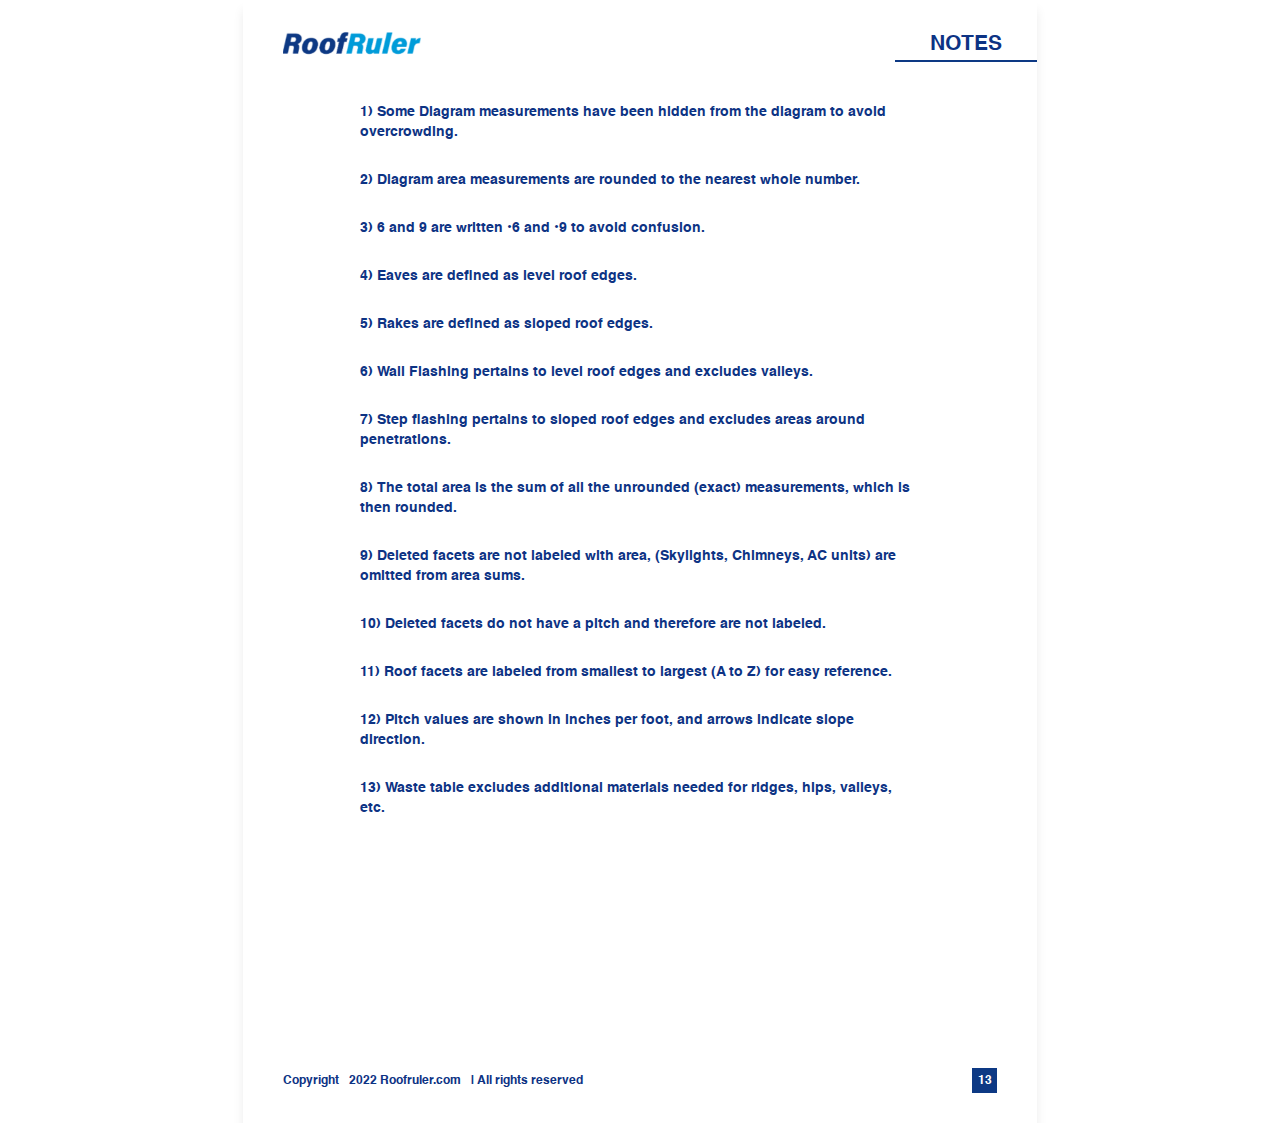
<file: notes.html>
<!DOCTYPE html>
<html lang="en">

<head>
    <meta charset="UTF-8">
    <meta http-equiv="X-UA-Compatible" content="IE=edge">
    <meta name="viewport" content="width=device-width, initial-scale=1.0">
    <!-- ============font awesome -->
    <link rel="stylesheet" href="https://cdnjs.cloudflare.com/ajax/libs/font-awesome/6.0.0/css/all.min.css">
    <!-- ::::::::::::::::helvetica fonts:::::::::::::::: -->
    <link rel="stylesheet" href="./fonts/stylesheet.css">
    <!-- =========stylesheet========== -->
    <link rel="stylesheet" href="./css/main.css">
    <title>RoofRuller__Notes</title>
</head>

<body>
    <!-- ::::::::::::::::HEADER :::::::::::::::: -->
    <div class="wrapper flex flex-col justify-between">
        <div>
            <div class="header flex justify-between">
                <a href="#"><img src="./img/roofrooler.png" alt="img" class="header__logo"></a>
                <a href="content.html" class="header__link text-header">Notes</a>
            </div>
            <!-- ::::::::::::::::description:::::::::::::::: -->
            <section class="description">
                <ul>
                    <li class="text-table-default">1) Some Diagram measurements have been hidden from the diagram to
                        avoid overcrowding.</li>
                    <li class="text-table-default">2) Diagram area measurements are rounded to the nearest whole number.
                    </li>
                    <li class="text-table-default">3) 6 and 9 are written •6 and •9 to avoid confusion.
                    </li>
                    <li class="text-table-default">4) Eaves are defined as level roof edges.
                    </li>
                    <li class="text-table-default">5) Rakes are defined as sloped roof edges.
                    </li>
                    <li class="text-table-default">6) Wall Flashing pertains to level roof edges and excludes valleys.
                    </li>
                    <li class="text-table-default">7) Step flashing pertains to sloped roof edges and excludes areas
                        around penetrations.
                    </li>
                    <li class="text-table-default">8) The total area is the sum of all the unrounded (exact)
                        measurements, which is then rounded.
                    </li>
                    <li class="text-table-default">9) Deleted facets are not labeled with area, (Skylights, Chimneys, AC
                        units) are omitted from area sums.
                    </li>
                    <li class="text-table-default">10) Deleted facets do not have a pitch and therefore are not labeled.
                    </li>
                    <li class="text-table-default">11) Roof facets are labeled from smallest to largest (A to Z) for
                        easy reference.
                    </li>
                    <li class="text-table-default">12) Pitch values are shown in inches per foot, and arrows indicate
                        slope direction.
                    </li>
                    <li class="text-table-default">13) Waste table excludes additional materials needed for ridges,
                        hips, valleys, etc.
                    </li>
                </ul>
            </section>

        </div>
        <!-- ::::::::::::::::footer:::::::::::::::: -->
        <footer class="footer flex justify-between">
            <ul class="footer-list flex item-center gap-1">
                <li class="text-footer">Copyright</li>
                <li class="text-footer">2022 Roofruler.com</li>
                <li class="text-footer">| All rights reserved</li>
            </ul>
            <p class="numbering text-footer">13</p>
        </footer>
    </div>
</body>

</html>
</file>
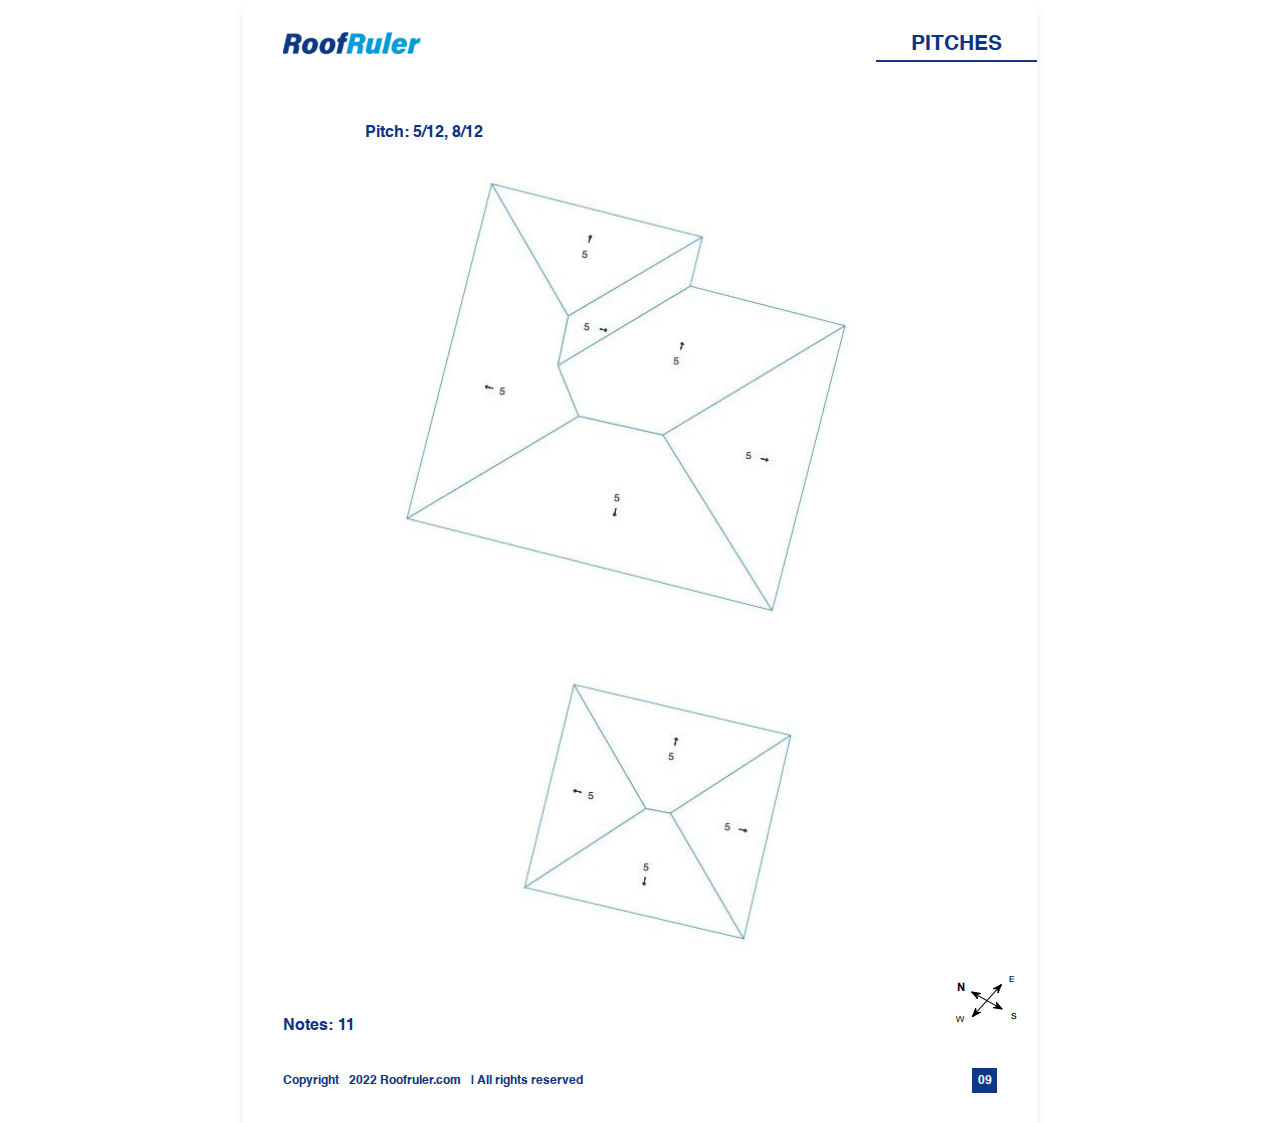
<file: pitches.html>
<!DOCTYPE html>
<html lang="en">

<head>
    <meta charset="UTF-8">
    <meta http-equiv="X-UA-Compatible" content="IE=edge">
    <meta name="viewport" content="width=device-width, initial-scale=1.0">
    <!-- ============font awesome -->
    <link rel="stylesheet" href="https://cdnjs.cloudflare.com/ajax/libs/font-awesome/6.0.0/css/all.min.css">
    <!-- ::::::::::::::::helvetica fonts:::::::::::::::: -->
    <link rel="stylesheet" href="./fonts/stylesheet.css">
    <!-- =========stylesheet========== -->
    <link rel="stylesheet" href="./css/main.css">
    <title>RoofRuller__Pitches</title>
</head>

<body>
    <!-- ::::::::::::::::HEADER :::::::::::::::: -->
    <div class="wrapper flex flex-col justify-between">
        <div>
            <div class="header flex justify-between">
                <a href="#"><img src="./img/roofrooler.png" alt="img" class="header__logo"></a>
                <a href="content.html" class="header__link text-header">Pitches</a>
            </div>
            <div class="notes-diagram">
                <p class="pitches_text text-body">Pitch: 5/12, 8/12</p>
                <img src="./img/pitch-desing.jpg" alt="img" class="property__image ">

                <!-- ::::::::::::::::direction:::::::::::::::: -->
                <div class="direction">
                    <div class="measurement_notes eaves-note">
                        <ul class="flex item-center gap-05">
                            <li class="text-body">Notes:</li>
                            <li class="text-body">11</li>
                        </ul>
                    </div>
                    <img src="./img/direction.webp" alt="img" class="direction_needle">
                </div>
            </div>
        </div>
        <!-- ::::::::::::::::footer:::::::::::::::: -->
        <footer class="footer flex justify-between">
            <ul class="footer-list flex item-center gap-1">
                <li class="text-footer">Copyright</li>
                <li class="text-footer">2022 Roofruler.com</li>
                <li class="text-footer">| All rights reserved</li>
            </ul>
            <p class="numbering text-footer">09</p>
        </footer>
    </div>
</body>

</html>
</file>
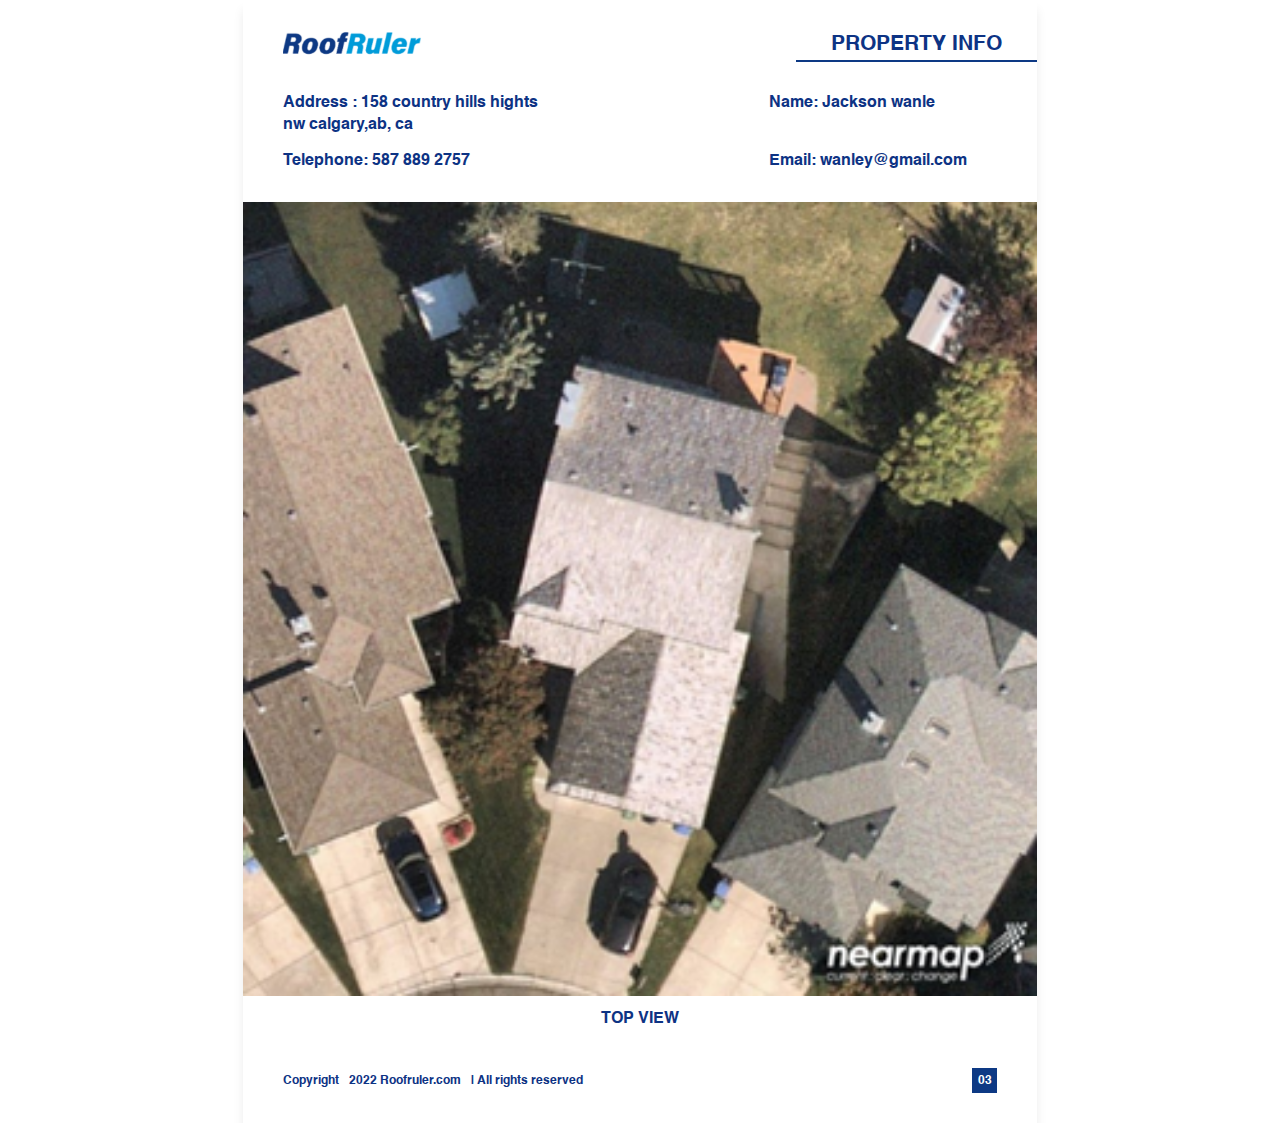
<file: property-info.html>
<!DOCTYPE html>
<html lang="en">

<head>
    <meta charset="UTF-8">
    <meta http-equiv="X-UA-Compatible" content="IE=edge">
    <meta name="viewport" content="width=device-width, initial-scale=1.0">
    <!-- ============font awesome -->
    <link rel="stylesheet" href="https://cdnjs.cloudflare.com/ajax/libs/font-awesome/6.0.0/css/all.min.css">
    <!-- ::::::::::::::::helvetica fonts:::::::::::::::: -->
    <link rel="stylesheet" href="./fonts/stylesheet.css">
    <!-- =========stylesheet========== -->
    <link rel="stylesheet" href="./css/main.css">
    <title>RoofRuller__Property info</title>
</head>

<body>
    <!-- ::::::::::::::::HEADER :::::::::::::::: -->
    <div class="wrapper flex flex-col justify-between">
        <div>
            <div class="header flex justify-between">
                <a href="#"><img src="./img/roofrooler.png" alt="img" class="header__logo"></a>
                <a href="content.html" class="header__link text-header">Property info</a>
            </div>
            <!-- ::::::::::::::::address:::::::::::::::: -->
            <div class="address">
                <div class="address__title">
                    <p class="text-body">Address : 158 country hills hights <br>nw calgary,ab, ca</p>
                    <p class="text-body">Name: Jackson wanle</p>
                </div>
                <div class="address__email">
                    <p class="text-body">Telephone: 587 889 2757</p>
                    <p class="text-body">Email: wanley@gmail.com</p>
                </div>
            </div>
            <!-- ::::::::::::::::main image:::::::::::::::: -->
            <div>
                <img src="./img/img-nearmap.webp" alt="img" class="property__image">
                <p class="text-body text-center top-view">TOP View</p>
            </div>

        </div>

        <!-- ::::::::::::::::footer:::::::::::::::: -->
        <footer class="footer flex justify-between">
            <ul class="footer-list flex item-center gap-1">
                <li class="text-footer">Copyright</li>
                <li class="text-footer">2022 Roofruler.com</li>
                <li class="text-footer">| All rights reserved</li>
            </ul>
            <p class="numbering text-footer">03</p>
        </footer>
    </div>
</body>

</html>
</file>
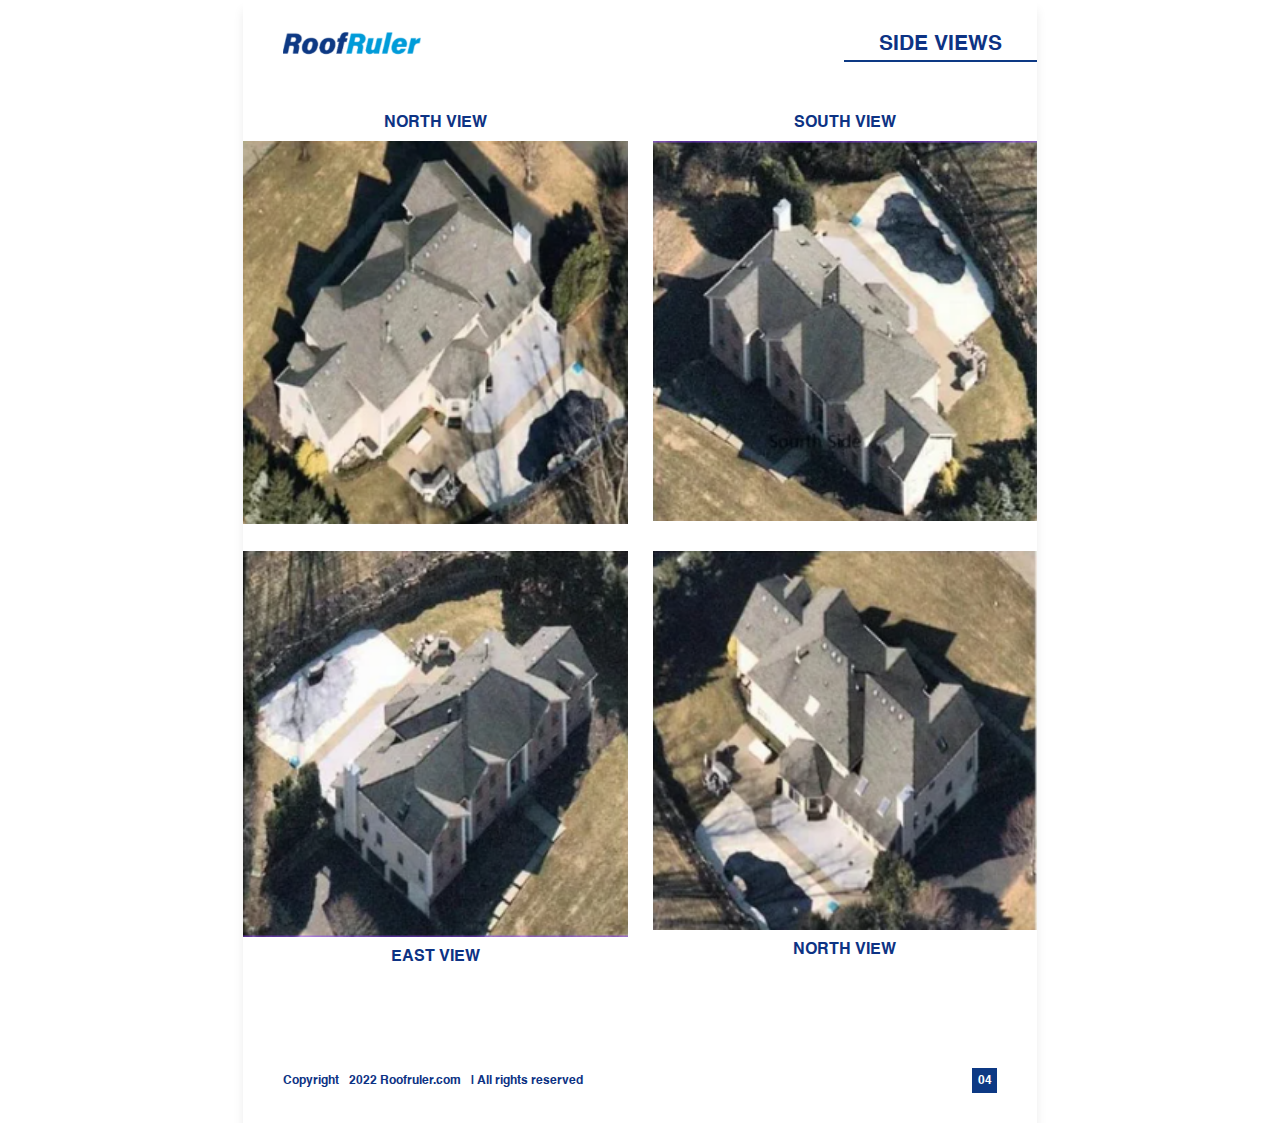
<file: side-views.html>
<!DOCTYPE html>
<html lang="en">

<head>
    <meta charset="UTF-8">
    <meta http-equiv="X-UA-Compatible" content="IE=edge">
    <meta name="viewport" content="width=device-width, initial-scale=1.0">
    <!-- ============font awesome -->
    <link rel="stylesheet" href="https://cdnjs.cloudflare.com/ajax/libs/font-awesome/6.0.0/css/all.min.css">
    <!-- ::::::::::::::::helvetica fonts:::::::::::::::: -->
    <link rel="stylesheet" href="./fonts/stylesheet.css">
    <!-- =========stylesheet========== -->
    <link rel="stylesheet" href="./css/main.css">
    <title>RoofRuller__Side views</title>
</head>

<body>
    <!-- ::::::::::::::::HEADER :::::::::::::::: -->
    <div class="wrapper flex flex-col justify-between">
        <div>
            <div class="header flex justify-between">
                <a href="#"><img src="./img/roofrooler.png" alt="img" class="header__logo"></a>
                <a href="content.html" class="header__link text-header">Side Views</a>
            </div>
            <!-- ::::::::::::::::views for side:::::::::::::::: -->
            <div class="views">
                <div class="views__box">
                    <p class="text-body text-center view-top">North view</p>
                    <img src="./img/v-1.png" alt="img" class="views__box--image">
                </div>
                <div class="views__box">
                    <p class="text-body text-center view-top">South view</p>
                    <img src="./img/v-2.png" alt="img" class="views__box--image">
                </div>
                <div class="views__box">
                    <img src="./img/v-3.png" alt="img" class="views__box--image">
                    <p class="text-body text-center bottom-view">east view</p>
                </div>
                <div class="views__box">
                    <img src="./img/v-4.png" alt="img" class="views__box--image">
                    <p class="text-body text-center bottom-view">north view</p>
                </div>
            </div>
        </div>
        <!-- ::::::::::::::::footer:::::::::::::::: -->
        <footer class="footer flex justify-between">
            <ul class="footer-list flex item-center gap-1">
                <li class="text-footer">Copyright</li>
                <li class="text-footer">2022 Roofruler.com</li>
                <li class="text-footer">| All rights reserved</li>
            </ul>
            <p class="numbering text-footer">04</p>
        </footer>
    </div>
</body>

</html>
</file>
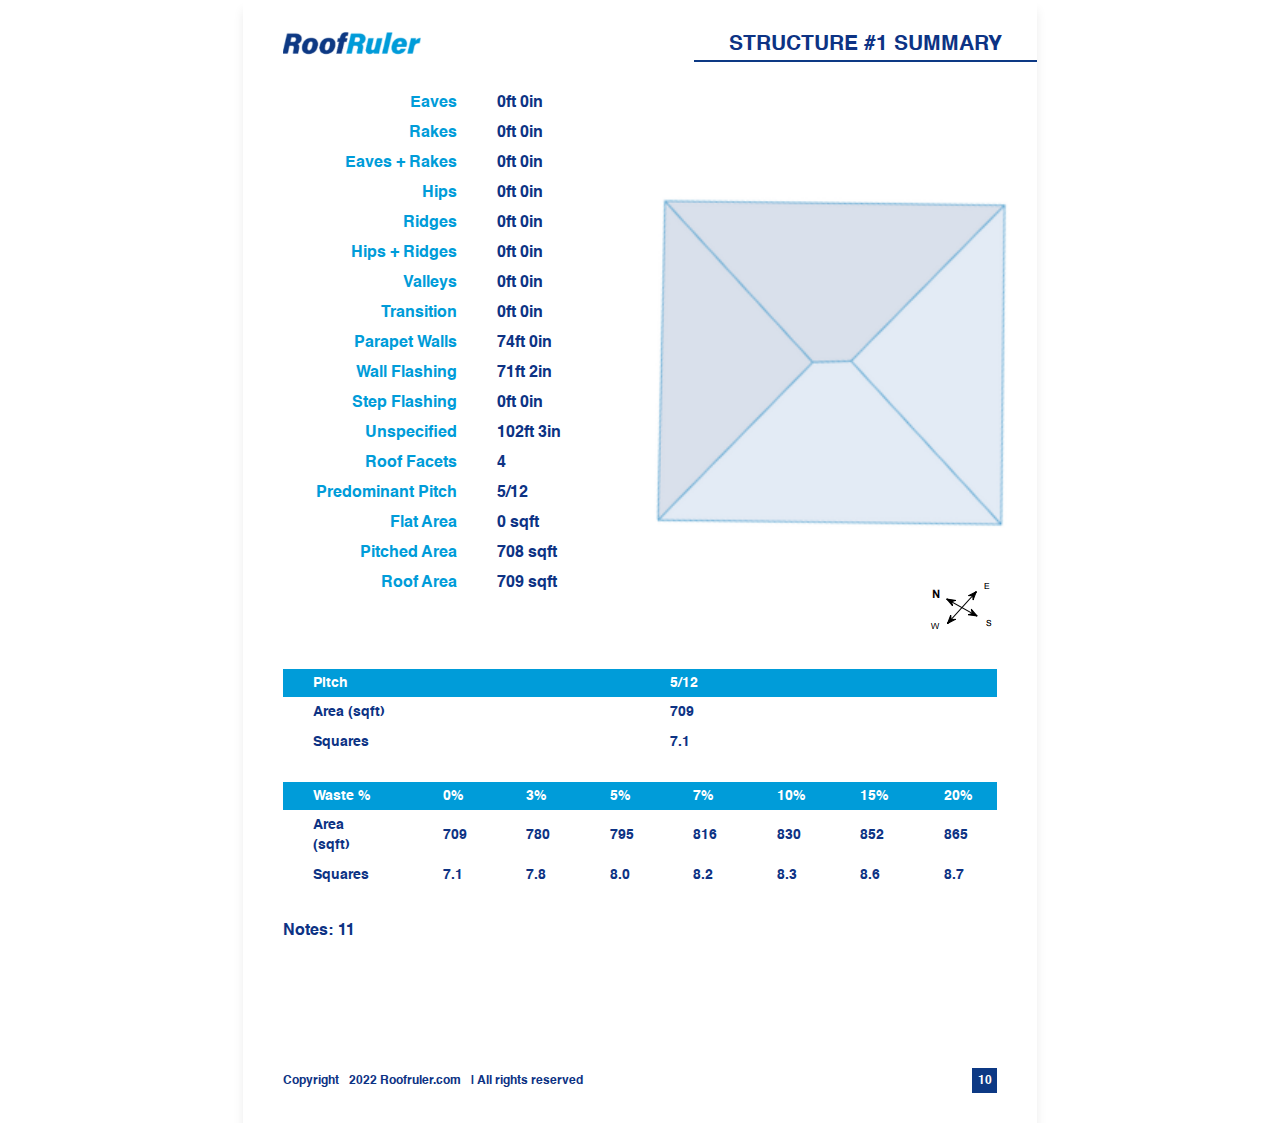
<file: structure1-summary.html>
<!DOCTYPE html>
<html lang="en">

<head>
    <meta charset="UTF-8">
    <meta http-equiv="X-UA-Compatible" content="IE=edge">
    <meta name="viewport" content="width=device-width, initial-scale=1.0">
    <!-- ============font awesome -->
    <link rel="stylesheet" href="https://cdnjs.cloudflare.com/ajax/libs/font-awesome/6.0.0/css/all.min.css">
    <!-- ::::::::::::::::helvetica fonts:::::::::::::::: -->
    <link rel="stylesheet" href="./fonts/stylesheet.css">
    <!-- =========stylesheet========== -->
    <link rel="stylesheet" href="./css/main.css">
    <title>RoofRuller__Structure 1 summary</title>
</head>

<body> 
    <!-- ::::::::::::::::HEADER :::::::::::::::: -->
    <div class="wrapper flex flex-col justify-between">
        <div>
            <div class="header flex justify-between">
                <a href="#"><img src="./img/roofrooler.png" alt="img" class="header__logo"></a>
                <a href="content.html" class="header__link text-header">Structure #1 Summary</a>
            </div>
            <!-- ::::::::::::::::summary 1 detail:::::::::::::::: -->
            <div class="summary-one">
                <div class="summary-one__left">
                    <div class="summary-one__left--box">
                        <p class="box-name text-body">Eaves</p>
                        <p class="box-value text-body">0ft 0in</p>
                    </div>
                    <div class="summary-one__left--box">
                        <p class="box-name text-body">Rakes</p>
                        <p class="box-value text-body">0ft 0in</p>
                    </div>
                    <div class="summary-one__left--box">
                        <p class="box-name text-body">Eaves + Rakes</p>
                        <p class="box-value text-body">0ft 0in</p>
                    </div>
                    <div class="summary-one__left--box">
                        <p class="box-name text-body">Hips</p>
                        <p class="box-value text-body">0ft 0in</p>
                    </div>
                    <div class="summary-one__left--box">
                        <p class="box-name text-body">Ridges</p>
                        <p class="box-value text-body">0ft 0in</p>
                    </div>
                    <div class="summary-one__left--box">
                        <p class="box-name text-body">Hips + Ridges</p>
                        <p class="box-value text-body">0ft 0in</p>
                    </div>
                    <div class="summary-one__left--box">
                        <p class="box-name text-body">Valleys</p>
                        <p class="box-value text-body">0ft 0in</p>
                    </div>
                    <div class="summary-one__left--box">
                        <p class="box-name text-body">Transition</p>
                        <p class="box-value text-body">0ft 0in</p>
                    </div>
                    <div class="summary-one__left--box">
                        <p class="box-name text-body">Parapet Walls</p>
                        <p class="box-value text-body">74ft 0in</p>
                    </div>
                    <div class="summary-one__left--box">
                        <p class="box-name text-body">Wall Flashing</p>
                        <p class="box-value text-body">71ft 2in</p>
                    </div>
                    <div class="summary-one__left--box">
                        <p class="box-name text-body">Step Flashing</p>
                        <p class="box-value text-body">0ft 0in</p>
                    </div>
                    <div class="summary-one__left--box">
                        <p class="box-name text-body">Unspecified</p>
                        <p class="box-value text-body">102ft 3in</p>
                    </div>
                    <div class="summary-one__left--box">
                        <p class="box-name text-body">Roof Facets</p>
                        <p class="box-value text-body">4 </p>
                    </div>
                    <div class="summary-one__left--box">
                        <p class="box-name text-body">Predominant Pitch</p>
                        <p class="box-value text-body">5/12</p>
                    </div>
                    <div class="summary-one__left--box">
                        <p class="box-name text-body">Flat Area</p>
                        <p class="box-value text-body">0 sqft</p>
                    </div>
                    <div class="summary-one__left--box">
                        <p class="box-name text-body">Pitched Area</p>
                        <p class="box-value text-body">708 sqft</p>
                    </div>
                    <div class="summary-one__left--box">
                        <p class="box-name text-body">Roof Area</p>
                        <p class="box-value text-body">709 sqft</p>
                    </div>

                </div>
                <div class="summary-one__right">
                    <img src="./img/summary.png" alt="img" class="summary-img">
                    <img src="./img/direction.webp" alt="img" class="summary-direction">
                </div>
            </div>
            <!-- ::::::::::::::::data table:::::::::::::::: -->
            <table class="pitch-table">
                <thead class="table-head">
                    <th class="text-table-custom">Pitch</th>
                    <th class="text-table-custom">5/12</th>
                </thead>
                <tbody class="table-body">
                    <tr>
                        <td class="text-table-default">Area (sqft)</td>
                        <td class="text-table-default">709</td>
                    </tr>
                    <tr>
                        <td class="text-table-default">Squares</td>
                        <td class="text-table-default">7.1</td>
                    </tr>
                </tbody>
            </table>
            <!-- ::::::::::::::::waste table:::::::::::::::: -->
            <table class="waste-table">
                <thead class="waste-head">
                    <th class="text-table-custom">Waste %</th>
                    <th class="text-table-custom">0%</th>
                    <th class="text-table-custom">3%</th>
                    <th class="text-table-custom">5%</th>
                    <th class="text-table-custom">7%</th>
                    <th class="text-table-custom">10%</th>
                    <th class="text-table-custom">15%</th>
                    <th class="text-table-custom">20%</th>
                </thead>
                <tbody class="table-body">
                    <tr>
                        <td class="text-table-default">Area (sqft)</td>
                        <td class="text-table-default">709</td>
                        <td class="text-table-default">780</td>
                        <td class="text-table-default">795</td>
                        <td class="text-table-default">816</td>
                        <td class="text-table-default">830</td>
                        <td class="text-table-default">852</td>
                        <td class="text-table-default">865</td>
                    </tr>
                    <tr>
                        <td class="text-table-default">Squares</td>
                        <td class="text-table-default">7.1</td>
                        <td class="text-table-default">7.8</td>
                        <td class="text-table-default">8.0</td>
                        <td class="text-table-default">8.2</td>
                        <td class="text-table-default">8.3</td>
                        <td class="text-table-default">8.6</td>
                        <td class="text-table-default">8.7</td>
                    </tr>
                </tbody>
            </table>
            <!-- ::::::::::::::::notes:::::::::::::::: -->
            <div class="measurement_notes eaves-note">
                <ul class="flex item-center gap-05">
                    <li class="text-body">Notes:</li>
                    <li class="text-body">11</li>
                </ul>
            </div>

        </div>
        <!-- ::::::::::::::::footer:::::::::::::::: -->
        <footer class="footer flex justify-between">
            <ul class="footer-list flex item-center gap-1">
                <li class="text-footer">Copyright</li>
                <li class="text-footer">2022 Roofruler.com</li>
                <li class="text-footer">| All rights reserved</li>
            </ul>
            <p class="numbering text-footer">10</p>
        </footer>
    </div>
</body>

</html>
</file>
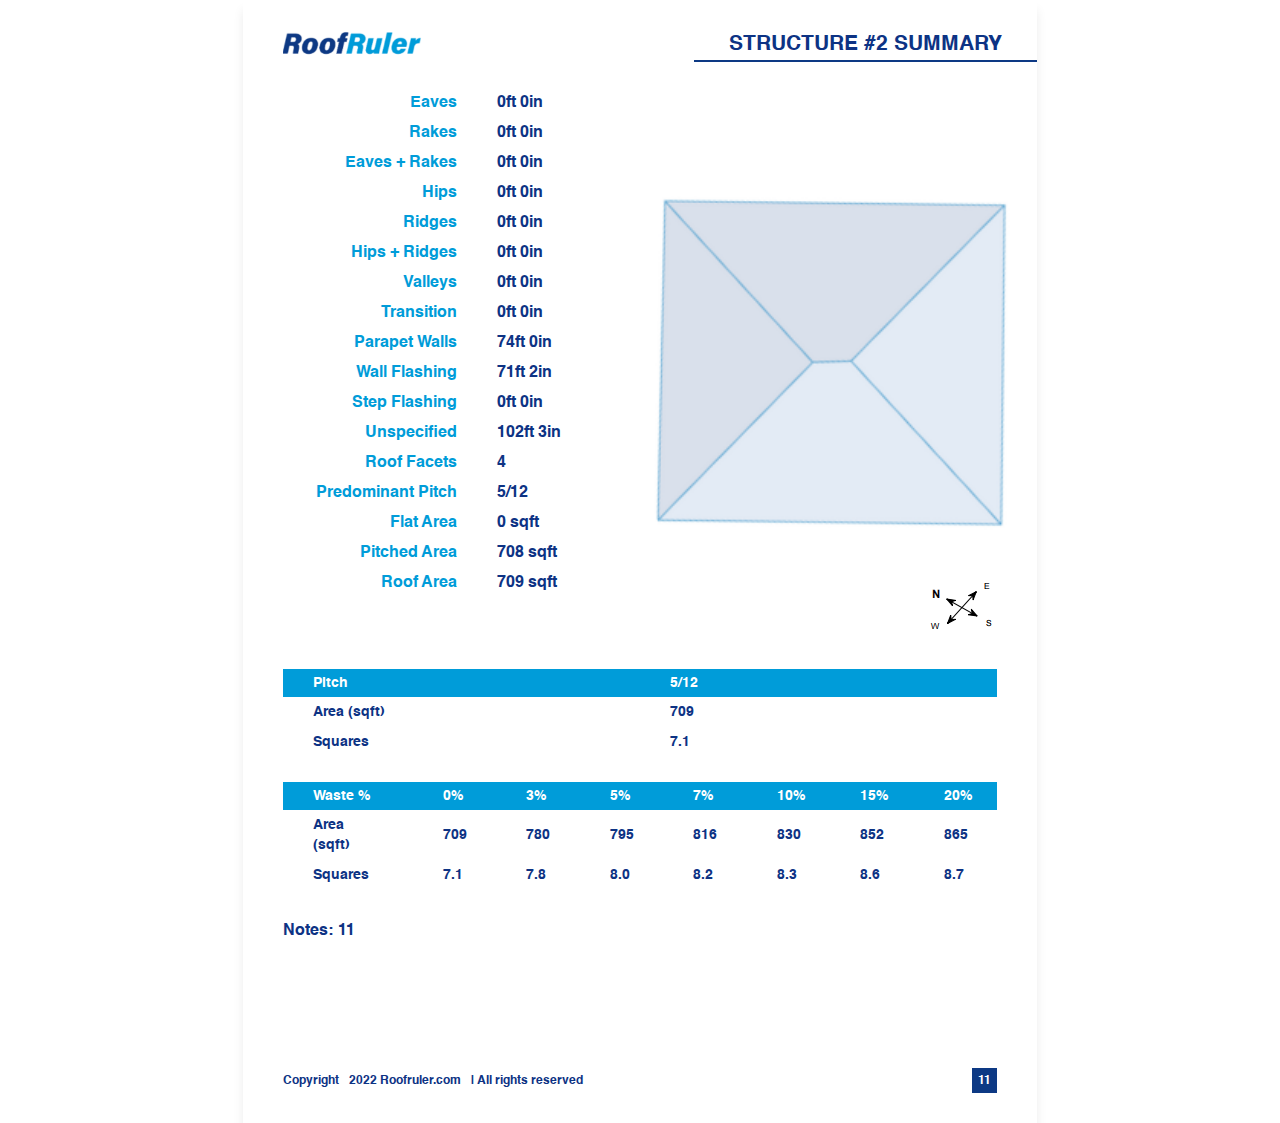
<file: summary-2.html>
<!DOCTYPE html>
<html lang="en">

<head>
    <meta charset="UTF-8">
    <meta http-equiv="X-UA-Compatible" content="IE=edge">
    <meta name="viewport" content="width=device-width, initial-scale=1.0">
    <!-- ============font awesome -->
    <link rel="stylesheet" href="https://cdnjs.cloudflare.com/ajax/libs/font-awesome/6.0.0/css/all.min.css">
    <!-- ::::::::::::::::helvetica fonts:::::::::::::::: -->
    <link rel="stylesheet" href="./fonts/stylesheet.css">
    <!-- =========stylesheet========== -->
    <link rel="stylesheet" href="./css/main.css">
    <title>RoofRuller__Structure 2 summary</title>
</head>

<body>
    <!-- ::::::::::::::::HEADER :::::::::::::::: -->
    <div class="wrapper flex flex-col justify-between">
        <div>
            <div class="header flex justify-between">
                <a href="#"><img src="./img/roofrooler.png" alt="img" class="header__logo"></a>
                <a href="content.html" class="header__link text-header">Structure #2 Summary</a>
            </div>
            <!-- ::::::::::::::::summary 1 detail:::::::::::::::: -->
            <div class="summary-one">
                <div class="summary-one__left">
                    <div class="summary-one__left--box">
                        <p class="box-name text-body">Eaves</p>
                        <p class="box-value text-body">0ft 0in</p>
                    </div>
                    <div class="summary-one__left--box">
                        <p class="box-name text-body">Rakes</p>
                        <p class="box-value text-body">0ft 0in</p>
                    </div>
                    <div class="summary-one__left--box">
                        <p class="box-name text-body">Eaves + Rakes</p>
                        <p class="box-value text-body">0ft 0in</p>
                    </div>
                    <div class="summary-one__left--box">
                        <p class="box-name text-body">Hips</p>
                        <p class="box-value text-body">0ft 0in</p>
                    </div>
                    <div class="summary-one__left--box">
                        <p class="box-name text-body">Ridges</p>
                        <p class="box-value text-body">0ft 0in</p>
                    </div>
                    <div class="summary-one__left--box">
                        <p class="box-name text-body">Hips + Ridges</p>
                        <p class="box-value text-body">0ft 0in</p>
                    </div>
                    <div class="summary-one__left--box">
                        <p class="box-name text-body">Valleys</p>
                        <p class="box-value text-body">0ft 0in</p>
                    </div>
                    <div class="summary-one__left--box">
                        <p class="box-name text-body">Transition</p>
                        <p class="box-value text-body">0ft 0in</p>
                    </div>
                    <div class="summary-one__left--box">
                        <p class="box-name text-body">Parapet Walls</p>
                        <p class="box-value text-body">74ft 0in</p>
                    </div>
                    <div class="summary-one__left--box">
                        <p class="box-name text-body">Wall Flashing</p>
                        <p class="box-value text-body">71ft 2in</p>
                    </div>
                    <div class="summary-one__left--box">
                        <p class="box-name text-body">Step Flashing</p>
                        <p class="box-value text-body">0ft 0in</p>
                    </div>
                    <div class="summary-one__left--box">
                        <p class="box-name text-body">Unspecified</p>
                        <p class="box-value text-body">102ft 3in</p>
                    </div>
                    <div class="summary-one__left--box">
                        <p class="box-name text-body">Roof Facets</p>
                        <p class="box-value text-body">4 </p>
                    </div>
                    <div class="summary-one__left--box">
                        <p class="box-name text-body">Predominant Pitch</p>
                        <p class="box-value text-body">5/12</p>
                    </div>
                    <div class="summary-one__left--box">
                        <p class="box-name text-body">Flat Area</p>
                        <p class="box-value text-body">0 sqft</p>
                    </div>
                    <div class="summary-one__left--box">
                        <p class="box-name text-body">Pitched Area</p>
                        <p class="box-value text-body">708 sqft</p>
                    </div>
                    <div class="summary-one__left--box">
                        <p class="box-name text-body">Roof Area</p>
                        <p class="box-value text-body">709 sqft</p>
                    </div>

                </div>
                <div class="summary-one__right">
                    <img src="./img/summary.png" alt="img" class="summary-img">
                    <img src="./img/direction.webp" alt="img" class="summary-direction">
                </div>
            </div>
            <!-- ::::::::::::::::data table:::::::::::::::: -->
            <table class="pitch-table">
                <thead class="table-head">
                    <th class="text-table-custom">Pitch</th>
                    <th class="text-table-custom">5/12</th>
                </thead>
                <tbody class="table-body">
                    <tr>
                        <td class="text-table-default">Area (sqft)</td>
                        <td class="text-table-default">709</td>
                    </tr>
                    <tr>
                        <td class="text-table-default">Squares</td>
                        <td class="text-table-default">7.1</td>
                    </tr>
                </tbody>
            </table>
            <!-- ::::::::::::::::waste table:::::::::::::::: -->
            <table class="waste-table">
                <thead class="waste-head">
                    <th class="text-table-custom">Waste %</th>
                    <th class="text-table-custom">0%</th>
                    <th class="text-table-custom">3%</th>
                    <th class="text-table-custom">5%</th>
                    <th class="text-table-custom">7%</th>
                    <th class="text-table-custom">10%</th>
                    <th class="text-table-custom">15%</th>
                    <th class="text-table-custom">20%</th>
                </thead>
                <tbody class="table-body">
                    <tr>
                        <td class="text-table-default">Area (sqft)</td>
                        <td class="text-table-default">709</td>
                        <td class="text-table-default">780</td>
                        <td class="text-table-default">795</td>
                        <td class="text-table-default">816</td>
                        <td class="text-table-default">830</td>
                        <td class="text-table-default">852</td>
                        <td class="text-table-default">865</td>
                    </tr>
                    <tr>
                        <td class="text-table-default">Squares</td>
                        <td class="text-table-default">7.1</td>
                        <td class="text-table-default">7.8</td>
                        <td class="text-table-default">8.0</td>
                        <td class="text-table-default">8.2</td>
                        <td class="text-table-default">8.3</td>
                        <td class="text-table-default">8.6</td>
                        <td class="text-table-default">8.7</td>
                    </tr>
                </tbody>
            </table>
            <!-- ::::::::::::::::notes:::::::::::::::: -->
            <div class="measurement_notes eaves-note">
                <ul class="flex item-center gap-05">
                    <li class="text-body">Notes:</li>
                    <li class="text-body">11</li>
                </ul>
            </div>

        </div>
        <!-- ::::::::::::::::footer:::::::::::::::: -->
        <footer class="footer flex justify-between">
            <ul class="footer-list flex item-center gap-1">
                <li class="text-footer">Copyright</li>
                <li class="text-footer">2022 Roofruler.com</li>
                <li class="text-footer">| All rights reserved</li>
            </ul>
            <p class="numbering text-footer">11</p>
        </footer>
    </div>
</body>

</html>
</file>
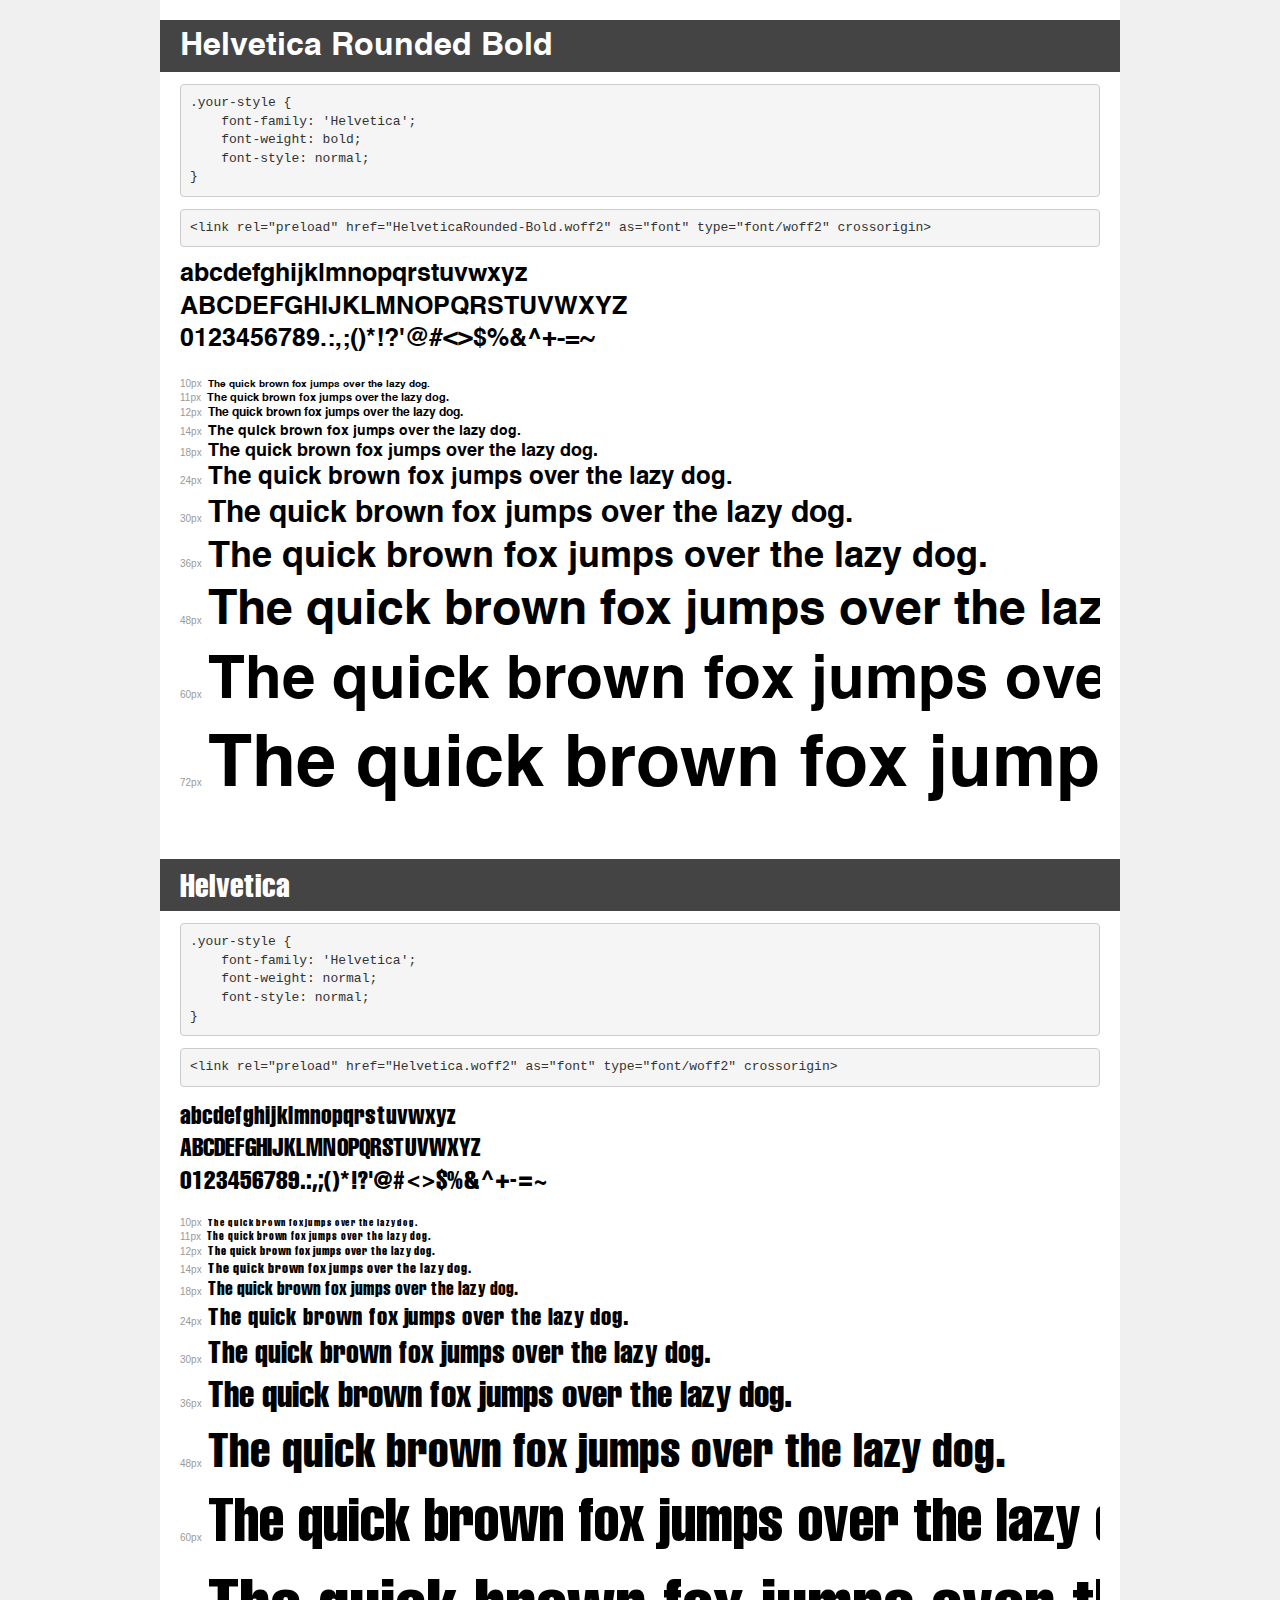
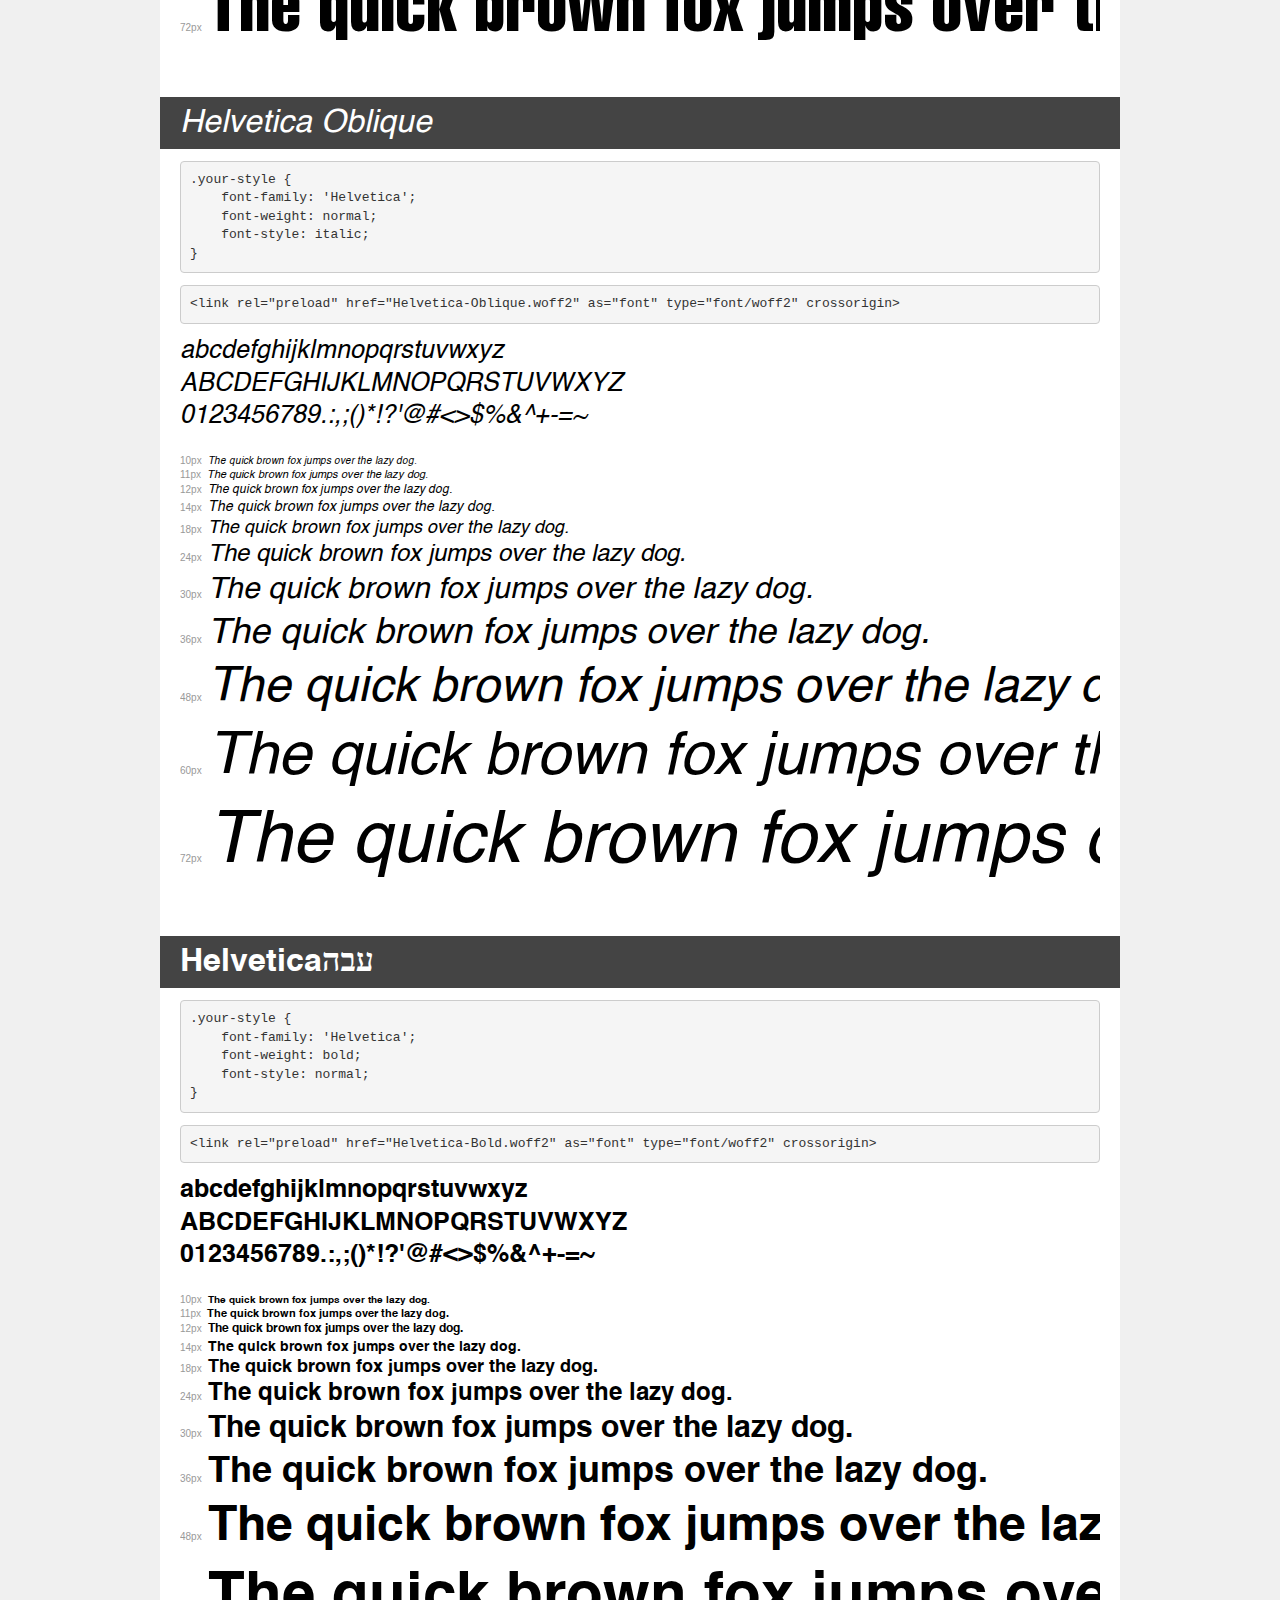
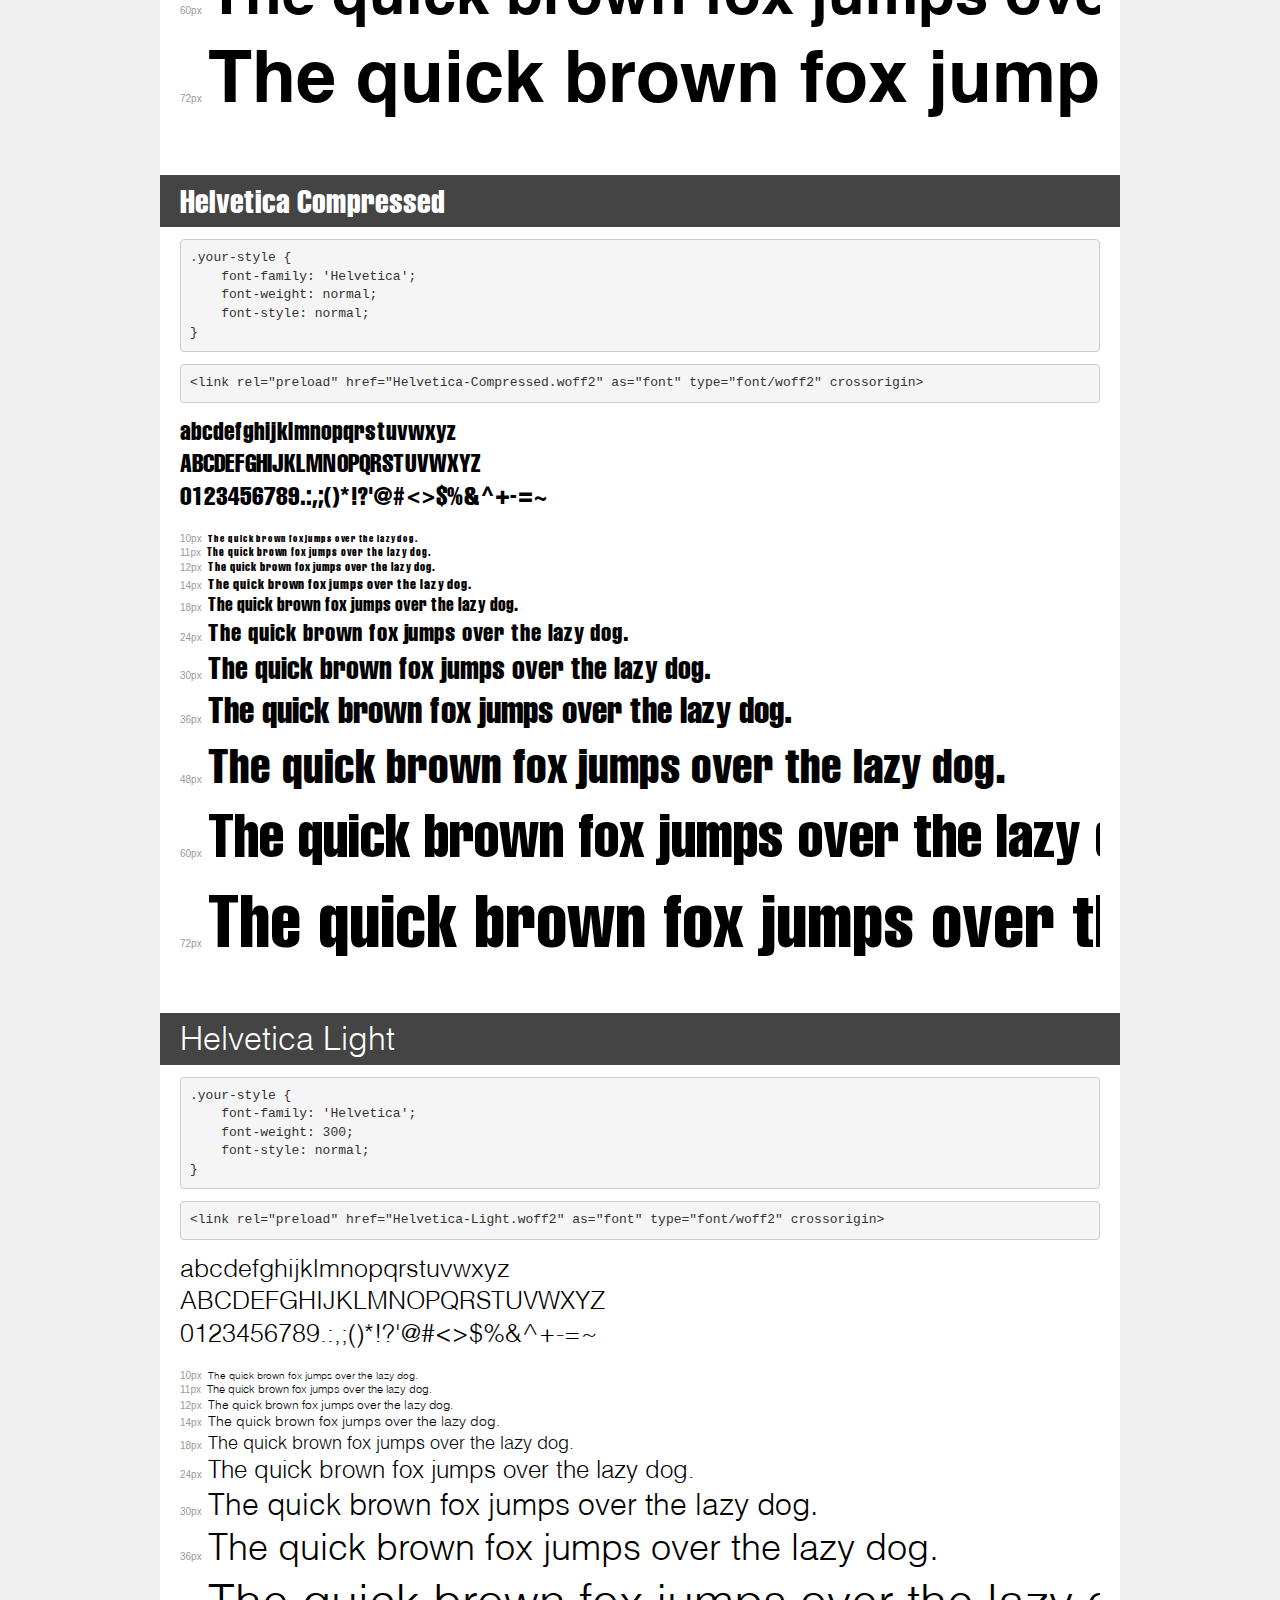
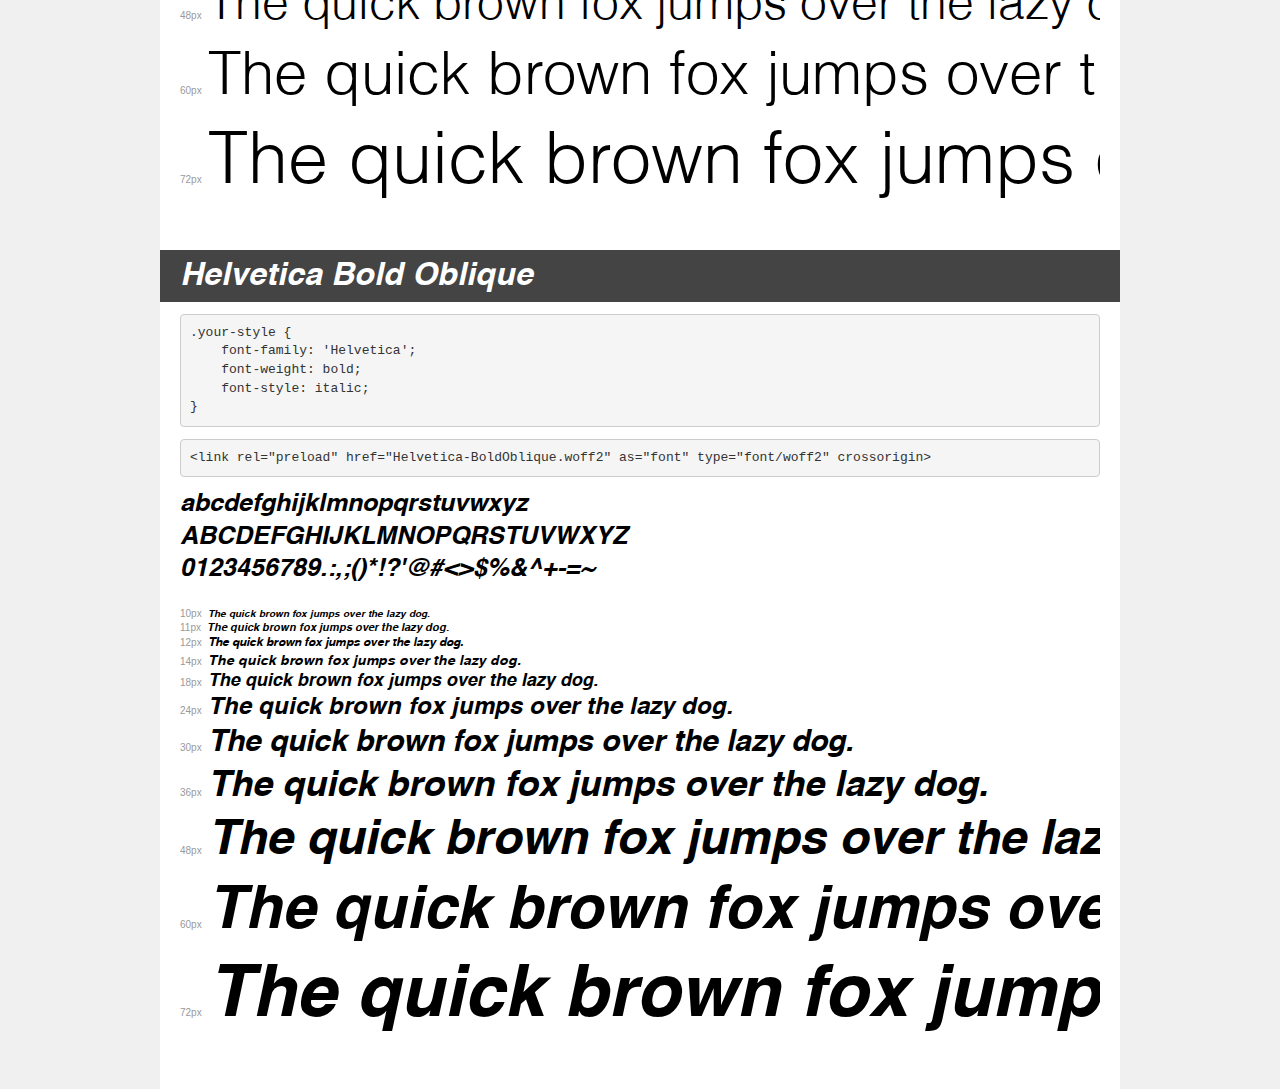
<file: fonts/demo.html>
<!DOCTYPE html>
<html lang="en">
<head>
    <meta charset="utf-8">
    <meta http-equiv="X-UA-Compatible" content="IE=edge">
    <meta name="viewport" content="width=device-width, initial-scale=1">
    <meta name="robots" content="noindex, noarchive">
    <meta name="format-detection" content="telephone=no">
    <title>Transfonter demo</title>
    <link href="stylesheet.css" rel="stylesheet">
    <style>
        /*
        http://meyerweb.com/eric/tools/css/reset/
        v2.0 | 20110126
        License: none (public domain)
        */
        html, body, div, span, applet, object, iframe,
        h1, h2, h3, h4, h5, h6, p, blockquote, pre,
        a, abbr, acronym, address, big, cite, code,
        del, dfn, em, img, ins, kbd, q, s, samp,
        small, strike, strong, sub, sup, tt, var,
        b, u, i, center,
        dl, dt, dd, ol, ul, li,
        fieldset, form, label, legend,
        table, caption, tbody, tfoot, thead, tr, th, td,
        article, aside, canvas, details, embed,
        figure, figcaption, footer, header, hgroup,
        menu, nav, output, ruby, section, summary,
        time, mark, audio, video {
            margin: 0;
            padding: 0;
            border: 0;
            font-size: 100%;
            font: inherit;
            vertical-align: baseline;
        }
        /* HTML5 display-role reset for older browsers */
        article, aside, details, figcaption, figure,
        footer, header, hgroup, menu, nav, section {
            display: block;
        }
        body {
            line-height: 1;
        }
        ol, ul {
            list-style: none;
        }
        blockquote, q {
            quotes: none;
        }
        blockquote:before, blockquote:after,
        q:before, q:after {
            content: '';
            content: none;
        }
        table {
            border-collapse: collapse;
            border-spacing: 0;
        }
        /* demo styles */
        body {
            background: #f0f0f0;
            color: #000;
        }
        .page {
            background: #fff;
            width: 920px;
            margin: 0 auto;
            padding: 20px 20px 0 20px;
            overflow: hidden;
        }
        .font-container {
            overflow-x: auto;
            overflow-y: hidden;
            margin-bottom: 40px;
            line-height: 1.3;
            white-space: nowrap;
            padding-bottom: 5px;
        }
        h1 {
            position: relative;
            background: #444;
            font-size: 32px;
            color: #fff;
            padding: 10px 20px;
            margin: 0 -20px 12px -20px;
        }
        .letters {
            font-size: 25px;
            margin-bottom: 20px;
        }
        .s10:before {
            content: '10px';
        }
        .s11:before {
            content: '11px';
        }
        .s12:before {
            content: '12px';
        }
        .s14:before {
            content: '14px';
        }
        .s18:before {
            content: '18px';
        }
        .s24:before {
            content: '24px';
        }
        .s30:before {
            content: '30px';
        }
        .s36:before {
            content: '36px';
        }
        .s48:before {
            content: '48px';
        }
        .s60:before {
            content: '60px';
        }
        .s72:before {
            content: '72px';
        }
        .s10:before, .s11:before, .s12:before, .s14:before,
        .s18:before, .s24:before, .s30:before, .s36:before,
        .s48:before, .s60:before, .s72:before {
            font-family: Arial, sans-serif;
            font-size: 10px;
            font-weight: normal;
            font-style: normal;
            color: #999;
            padding-right: 6px;
        }
        pre {
            display: block;
            padding: 9px;
            margin: 0 0 12px;
            font-family: Monaco, Menlo, Consolas, "Courier New", monospace;
            font-size: 13px;
            line-height: 1.428571429;
            color: #333;
            font-weight: normal;
            font-style: normal;
            background-color: #f5f5f5;
            border: 1px solid #ccc;
            overflow-x: auto;
            border-radius: 4px;
        }
        /* responsive */
        @media (max-width: 959px) {
            .page {
                width: auto;
                margin: 0;
            }
        }
    </style>
</head>
<body>
<div class="page">
    <div class="demo">
        <h1 style="font-family: 'Helvetica'; font-weight: bold; font-style: normal;">Helvetica Rounded Bold</h1>
        <pre title="Usage">.your-style {
    font-family: 'Helvetica';
    font-weight: bold;
    font-style: normal;
}</pre>
        <pre title="Preload (optional)">
&lt;link rel=&quot;preload&quot; href=&quot;HelveticaRounded-Bold.woff2&quot; as=&quot;font&quot; type=&quot;font/woff2&quot; crossorigin&gt;</pre>
        <div class="font-container" style="font-family: 'Helvetica'; font-weight: bold; font-style: normal;">
            <p class="letters">
                abcdefghijklmnopqrstuvwxyz<br>
ABCDEFGHIJKLMNOPQRSTUVWXYZ<br>
                0123456789.:,;()*!?'@#&lt;&gt;$%&^+-=~
            </p>
            <p class="s10" style="font-size: 10px;">The quick brown fox jumps over the lazy dog.</p>
            <p class="s11" style="font-size: 11px;">The quick brown fox jumps over the lazy dog.</p>
            <p class="s12" style="font-size: 12px;">The quick brown fox jumps over the lazy dog.</p>
            <p class="s14" style="font-size: 14px;">The quick brown fox jumps over the lazy dog.</p>
            <p class="s18" style="font-size: 18px;">The quick brown fox jumps over the lazy dog.</p>
            <p class="s24" style="font-size: 24px;">The quick brown fox jumps over the lazy dog.</p>
            <p class="s30" style="font-size: 30px;">The quick brown fox jumps over the lazy dog.</p>
            <p class="s36" style="font-size: 36px;">The quick brown fox jumps over the lazy dog.</p>
            <p class="s48" style="font-size: 48px;">The quick brown fox jumps over the lazy dog.</p>
            <p class="s60" style="font-size: 60px;">The quick brown fox jumps over the lazy dog.</p>
            <p class="s72" style="font-size: 72px;">The quick brown fox jumps over the lazy dog.</p>
        </div>
    </div>

    <div class="demo">
        <h1 style="font-family: 'Helvetica'; font-weight: normal; font-style: normal;">Helvetica</h1>
        <pre title="Usage">.your-style {
    font-family: 'Helvetica';
    font-weight: normal;
    font-style: normal;
}</pre>
        <pre title="Preload (optional)">
&lt;link rel=&quot;preload&quot; href=&quot;Helvetica.woff2&quot; as=&quot;font&quot; type=&quot;font/woff2&quot; crossorigin&gt;</pre>
        <div class="font-container" style="font-family: 'Helvetica'; font-weight: normal; font-style: normal;">
            <p class="letters">
                abcdefghijklmnopqrstuvwxyz<br>
ABCDEFGHIJKLMNOPQRSTUVWXYZ<br>
                0123456789.:,;()*!?'@#&lt;&gt;$%&^+-=~
            </p>
            <p class="s10" style="font-size: 10px;">The quick brown fox jumps over the lazy dog.</p>
            <p class="s11" style="font-size: 11px;">The quick brown fox jumps over the lazy dog.</p>
            <p class="s12" style="font-size: 12px;">The quick brown fox jumps over the lazy dog.</p>
            <p class="s14" style="font-size: 14px;">The quick brown fox jumps over the lazy dog.</p>
            <p class="s18" style="font-size: 18px;">The quick brown fox jumps over the lazy dog.</p>
            <p class="s24" style="font-size: 24px;">The quick brown fox jumps over the lazy dog.</p>
            <p class="s30" style="font-size: 30px;">The quick brown fox jumps over the lazy dog.</p>
            <p class="s36" style="font-size: 36px;">The quick brown fox jumps over the lazy dog.</p>
            <p class="s48" style="font-size: 48px;">The quick brown fox jumps over the lazy dog.</p>
            <p class="s60" style="font-size: 60px;">The quick brown fox jumps over the lazy dog.</p>
            <p class="s72" style="font-size: 72px;">The quick brown fox jumps over the lazy dog.</p>
        </div>
    </div>

    <div class="demo">
        <h1 style="font-family: 'Helvetica'; font-weight: normal; font-style: italic;">Helvetica Oblique</h1>
        <pre title="Usage">.your-style {
    font-family: 'Helvetica';
    font-weight: normal;
    font-style: italic;
}</pre>
        <pre title="Preload (optional)">
&lt;link rel=&quot;preload&quot; href=&quot;Helvetica-Oblique.woff2&quot; as=&quot;font&quot; type=&quot;font/woff2&quot; crossorigin&gt;</pre>
        <div class="font-container" style="font-family: 'Helvetica'; font-weight: normal; font-style: italic;">
            <p class="letters">
                abcdefghijklmnopqrstuvwxyz<br>
ABCDEFGHIJKLMNOPQRSTUVWXYZ<br>
                0123456789.:,;()*!?'@#&lt;&gt;$%&^+-=~
            </p>
            <p class="s10" style="font-size: 10px;">The quick brown fox jumps over the lazy dog.</p>
            <p class="s11" style="font-size: 11px;">The quick brown fox jumps over the lazy dog.</p>
            <p class="s12" style="font-size: 12px;">The quick brown fox jumps over the lazy dog.</p>
            <p class="s14" style="font-size: 14px;">The quick brown fox jumps over the lazy dog.</p>
            <p class="s18" style="font-size: 18px;">The quick brown fox jumps over the lazy dog.</p>
            <p class="s24" style="font-size: 24px;">The quick brown fox jumps over the lazy dog.</p>
            <p class="s30" style="font-size: 30px;">The quick brown fox jumps over the lazy dog.</p>
            <p class="s36" style="font-size: 36px;">The quick brown fox jumps over the lazy dog.</p>
            <p class="s48" style="font-size: 48px;">The quick brown fox jumps over the lazy dog.</p>
            <p class="s60" style="font-size: 60px;">The quick brown fox jumps over the lazy dog.</p>
            <p class="s72" style="font-size: 72px;">The quick brown fox jumps over the lazy dog.</p>
        </div>
    </div>

    <div class="demo">
        <h1 style="font-family: 'Helvetica'; font-weight: bold; font-style: normal;">Helvetica‭ ‬עבה</h1>
        <pre title="Usage">.your-style {
    font-family: 'Helvetica';
    font-weight: bold;
    font-style: normal;
}</pre>
        <pre title="Preload (optional)">
&lt;link rel=&quot;preload&quot; href=&quot;Helvetica-Bold.woff2&quot; as=&quot;font&quot; type=&quot;font/woff2&quot; crossorigin&gt;</pre>
        <div class="font-container" style="font-family: 'Helvetica'; font-weight: bold; font-style: normal;">
            <p class="letters">
                abcdefghijklmnopqrstuvwxyz<br>
ABCDEFGHIJKLMNOPQRSTUVWXYZ<br>
                0123456789.:,;()*!?'@#&lt;&gt;$%&^+-=~
            </p>
            <p class="s10" style="font-size: 10px;">The quick brown fox jumps over the lazy dog.</p>
            <p class="s11" style="font-size: 11px;">The quick brown fox jumps over the lazy dog.</p>
            <p class="s12" style="font-size: 12px;">The quick brown fox jumps over the lazy dog.</p>
            <p class="s14" style="font-size: 14px;">The quick brown fox jumps over the lazy dog.</p>
            <p class="s18" style="font-size: 18px;">The quick brown fox jumps over the lazy dog.</p>
            <p class="s24" style="font-size: 24px;">The quick brown fox jumps over the lazy dog.</p>
            <p class="s30" style="font-size: 30px;">The quick brown fox jumps over the lazy dog.</p>
            <p class="s36" style="font-size: 36px;">The quick brown fox jumps over the lazy dog.</p>
            <p class="s48" style="font-size: 48px;">The quick brown fox jumps over the lazy dog.</p>
            <p class="s60" style="font-size: 60px;">The quick brown fox jumps over the lazy dog.</p>
            <p class="s72" style="font-size: 72px;">The quick brown fox jumps over the lazy dog.</p>
        </div>
    </div>

    <div class="demo">
        <h1 style="font-family: 'Helvetica'; font-weight: normal; font-style: normal;">Helvetica Compressed</h1>
        <pre title="Usage">.your-style {
    font-family: 'Helvetica';
    font-weight: normal;
    font-style: normal;
}</pre>
        <pre title="Preload (optional)">
&lt;link rel=&quot;preload&quot; href=&quot;Helvetica-Compressed.woff2&quot; as=&quot;font&quot; type=&quot;font/woff2&quot; crossorigin&gt;</pre>
        <div class="font-container" style="font-family: 'Helvetica'; font-weight: normal; font-style: normal;">
            <p class="letters">
                abcdefghijklmnopqrstuvwxyz<br>
ABCDEFGHIJKLMNOPQRSTUVWXYZ<br>
                0123456789.:,;()*!?'@#&lt;&gt;$%&^+-=~
            </p>
            <p class="s10" style="font-size: 10px;">The quick brown fox jumps over the lazy dog.</p>
            <p class="s11" style="font-size: 11px;">The quick brown fox jumps over the lazy dog.</p>
            <p class="s12" style="font-size: 12px;">The quick brown fox jumps over the lazy dog.</p>
            <p class="s14" style="font-size: 14px;">The quick brown fox jumps over the lazy dog.</p>
            <p class="s18" style="font-size: 18px;">The quick brown fox jumps over the lazy dog.</p>
            <p class="s24" style="font-size: 24px;">The quick brown fox jumps over the lazy dog.</p>
            <p class="s30" style="font-size: 30px;">The quick brown fox jumps over the lazy dog.</p>
            <p class="s36" style="font-size: 36px;">The quick brown fox jumps over the lazy dog.</p>
            <p class="s48" style="font-size: 48px;">The quick brown fox jumps over the lazy dog.</p>
            <p class="s60" style="font-size: 60px;">The quick brown fox jumps over the lazy dog.</p>
            <p class="s72" style="font-size: 72px;">The quick brown fox jumps over the lazy dog.</p>
        </div>
    </div>

    <div class="demo">
        <h1 style="font-family: 'Helvetica'; font-weight: 300; font-style: normal;">Helvetica Light</h1>
        <pre title="Usage">.your-style {
    font-family: 'Helvetica';
    font-weight: 300;
    font-style: normal;
}</pre>
        <pre title="Preload (optional)">
&lt;link rel=&quot;preload&quot; href=&quot;Helvetica-Light.woff2&quot; as=&quot;font&quot; type=&quot;font/woff2&quot; crossorigin&gt;</pre>
        <div class="font-container" style="font-family: 'Helvetica'; font-weight: 300; font-style: normal;">
            <p class="letters">
                abcdefghijklmnopqrstuvwxyz<br>
ABCDEFGHIJKLMNOPQRSTUVWXYZ<br>
                0123456789.:,;()*!?'@#&lt;&gt;$%&^+-=~
            </p>
            <p class="s10" style="font-size: 10px;">The quick brown fox jumps over the lazy dog.</p>
            <p class="s11" style="font-size: 11px;">The quick brown fox jumps over the lazy dog.</p>
            <p class="s12" style="font-size: 12px;">The quick brown fox jumps over the lazy dog.</p>
            <p class="s14" style="font-size: 14px;">The quick brown fox jumps over the lazy dog.</p>
            <p class="s18" style="font-size: 18px;">The quick brown fox jumps over the lazy dog.</p>
            <p class="s24" style="font-size: 24px;">The quick brown fox jumps over the lazy dog.</p>
            <p class="s30" style="font-size: 30px;">The quick brown fox jumps over the lazy dog.</p>
            <p class="s36" style="font-size: 36px;">The quick brown fox jumps over the lazy dog.</p>
            <p class="s48" style="font-size: 48px;">The quick brown fox jumps over the lazy dog.</p>
            <p class="s60" style="font-size: 60px;">The quick brown fox jumps over the lazy dog.</p>
            <p class="s72" style="font-size: 72px;">The quick brown fox jumps over the lazy dog.</p>
        </div>
    </div>

    <div class="demo">
        <h1 style="font-family: 'Helvetica'; font-weight: bold; font-style: italic;">Helvetica Bold Oblique</h1>
        <pre title="Usage">.your-style {
    font-family: 'Helvetica';
    font-weight: bold;
    font-style: italic;
}</pre>
        <pre title="Preload (optional)">
&lt;link rel=&quot;preload&quot; href=&quot;Helvetica-BoldOblique.woff2&quot; as=&quot;font&quot; type=&quot;font/woff2&quot; crossorigin&gt;</pre>
        <div class="font-container" style="font-family: 'Helvetica'; font-weight: bold; font-style: italic;">
            <p class="letters">
                abcdefghijklmnopqrstuvwxyz<br>
ABCDEFGHIJKLMNOPQRSTUVWXYZ<br>
                0123456789.:,;()*!?'@#&lt;&gt;$%&^+-=~
            </p>
            <p class="s10" style="font-size: 10px;">The quick brown fox jumps over the lazy dog.</p>
            <p class="s11" style="font-size: 11px;">The quick brown fox jumps over the lazy dog.</p>
            <p class="s12" style="font-size: 12px;">The quick brown fox jumps over the lazy dog.</p>
            <p class="s14" style="font-size: 14px;">The quick brown fox jumps over the lazy dog.</p>
            <p class="s18" style="font-size: 18px;">The quick brown fox jumps over the lazy dog.</p>
            <p class="s24" style="font-size: 24px;">The quick brown fox jumps over the lazy dog.</p>
            <p class="s30" style="font-size: 30px;">The quick brown fox jumps over the lazy dog.</p>
            <p class="s36" style="font-size: 36px;">The quick brown fox jumps over the lazy dog.</p>
            <p class="s48" style="font-size: 48px;">The quick brown fox jumps over the lazy dog.</p>
            <p class="s60" style="font-size: 60px;">The quick brown fox jumps over the lazy dog.</p>
            <p class="s72" style="font-size: 72px;">The quick brown fox jumps over the lazy dog.</p>
        </div>
    </div>

</div>
</body>
</html>
</file>
<file: fonts/stylesheet.css>
@font-face {
    font-family: 'Helvetica';
    src: url('HelveticaRounded-Bold.woff2') format('woff2'),
        url('HelveticaRounded-Bold.woff') format('woff');
    font-weight: bold;
    font-style: normal;
    font-display: swap;
}

@font-face {
    font-family: 'Helvetica';
    src: url('Helvetica.woff2') format('woff2'),
        url('Helvetica.woff') format('woff');
    font-weight: normal;
    font-style: normal;
    font-display: swap;
}

@font-face {
    font-family: 'Helvetica';
    src: url('Helvetica-Oblique.woff2') format('woff2'),
        url('Helvetica-Oblique.woff') format('woff');
    font-weight: normal;
    font-style: italic;
    font-display: swap;
}

@font-face {
    font-family: 'Helvetica';
    src: url('Helvetica-Bold.woff2') format('woff2'),
        url('Helvetica-Bold.woff') format('woff');
    font-weight: bold;
    font-style: normal;
    font-display: swap;
}

@font-face {
    font-family: 'Helvetica';
    src: url('Helvetica-Compressed.woff2') format('woff2'),
        url('Helvetica-Compressed.woff') format('woff');
    font-weight: normal;
    font-style: normal;
    font-display: swap;
}

@font-face {
    font-family: 'Helvetica';
    src: url('Helvetica-Light.woff2') format('woff2'),
        url('Helvetica-Light.woff') format('woff');
    font-weight: 300;
    font-style: normal;
    font-display: swap;
}

@font-face {
    font-family: 'Helvetica';
    src: url('Helvetica-BoldOblique.woff2') format('woff2'),
        url('Helvetica-BoldOblique.woff') format('woff');
    font-weight: bold;
    font-style: italic;
    font-display: swap;
}
</file>
<file: css/main.css>
*,
::after,
::before {
  padding: 0;
  margin: 0;
  box-sizing: border-box;
}

html {
  font-size: 62.5%;
}

body {
  font-family: "Helvetica";
  color: #0d3984;
}

ul {
  list-style: none;
}

a {
  text-decoration: none;
  cursor: pointer;
}

button {
  border: none;
  outline: none;
  background-color: transparent;
  cursor: pointer;
}

input, select {
  background-color: transparent;
  border: none;
  outline: none;
}

.wrapper {
  max-width: 794px;
  height: 1123px;
  width: 100%;
  margin: 0 auto;
  background-color: #fff;
  box-shadow: 0 10px 10px rgba(0, 0, 0, 0.08);
  padding-bottom: 30px;
}

.text-center {
  text-align: center;
}

.flex {
  display: flex;
}

.item-center {
  align-items: center;
}

.justify-between {
  justify-content: space-between;
}

.flex-col {
  flex-direction: column;
}

.gap-05 {
  gap: 5px;
}

.gap-1 {
  gap: 10px;
}

.gap-15 {
  gap: 15px;
}

.gap-20 {
  gap: 20px;
}

.gap-30 {
  gap: 30px;
}

.text-header {
  font-size: 21px;
  font-weight: 700;
  line-height: 30px;
  color: #0d3384;
}

.text-body {
  font-size: 16px;
  font-weight: 700;
  line-height: 22px;
  color: #0d3384;
}

.text-footer {
  font-size: 12px;
  font-weight: 700;
  line-height: 18px;
  color: #0d3384;
}

.text-table-default {
  font-size: 14px;
  font-weight: 700;
  line-height: 20px;
  color: #0d3384;
}

.text-table-custom {
  font-size: 14px;
  font-weight: 700;
  line-height: 20px;
  color: #009CD9;
}

.notes-diagram {
  margin-top: 60px;
}
.notes-diagram .note-img {
  margin-bottom: 50px;
}

.pitches_text {
  max-width: 590px;
  width: 100%;
  padding: 0 20px;
  margin: 30px auto;
  margin-bottom: 0;
}

.footer {
  width: 100%;
  padding: 0 40px;
  margin: 0 auto;
}
.footer .numbering {
  width: 25px;
  height: 25px;
  background-color: #0d3984;
  display: flex;
  justify-content: center;
  align-items: center;
  color: #fff;
}

.roof_logo {
  max-width: 260px;
  width: 100%;
  margin: 40px auto;
  display: flex;
  justify-content: center;
}
.roof_logo img {
  width: 100%;
  height: auto;
  object-fit: contain;
}

.roof-heading {
  padding: 0 20px;
}

.social-link {
  padding: 20px;
  max-width: 370px;
  width: 100%;
  margin: auto;
  margin-top: 20vh;
  margin-bottom: 20vh;
}
.social-link li {
  margin-bottom: 11px;
}

.date {
  display: flex;
  justify-content: flex-end;
  padding: 10px 50px;
}

.company-logo {
  max-width: 350px;
  height: 270px;
  background-color: #0d3984;
  margin: 0 auto;
  margin-top: 70px;
  margin-bottom: 50px;
  display: flex;
  justify-content: center;
  align-items: center;
}
.company-logo .logo-text {
  color: #fff;
}

.info-list {
  max-width: 300px;
  width: 100%;
  padding: 0 20px;
  margin: 0 auto;
}
.info-list li {
  margin-bottom: 8px;
}

.certification {
  max-width: 450px;
  width: 100%;
  padding: 0 20px;
  margin: 0 auto;
  display: grid;
  grid-template-columns: repeat(3, 1fr);
  gap: 15px;
  height: 100px;
  margin-bottom: 20px;
}
.certification__box {
  width: 100%;
  height: 100%;
  background-color: #0d3984;
  color: #fff;
  display: flex;
  justify-content: center;
  align-items: center;
  text-transform: uppercase;
}

.address {
  padding: 0 40px;
  margin: 0 auto;
  width: 100%;
  margin-top: 30px;
  margin-bottom: 30px;
  height: 80px;
  display: flex;
  flex-direction: column;
  justify-content: space-between;
}
.address__title, .address__email {
  display: grid;
  grid-template-columns: 1fr 0.5fr;
  gap: 30px;
}

.property__image {
  width: 100%;
  height: 100%;
  object-fit: contain;
}

.top-view {
  text-transform: uppercase;
  margin-top: 10px;
}

.area {
  width: 100%;
  padding: 0 40px;
  margin: 40px auto;
  margin-bottom: 20px;
  display: grid;
  grid-template-columns: 1fr 1fr 1fr;
  gap: 40px;
  text-align: center;
}

.measurement_notes {
  padding: 25px 40px;
  padding-bottom: 0;
}

.eaves {
  display: grid;
  grid-template-columns: repeat(6, 1fr);
  gap: 10px;
  padding: 26px 15px;
  padding-bottom: 15px;
}
.eaves__box {
  display: grid;
  grid-template-columns: max-content 1fr;
  gap: 5px;
  width: 100%;
}
.eaves__box-bar {
  width: 13px;
  height: 4px;
  margin-top: 6px;
  display: inline-block;
}
.eaves__box .bar-1 {
  background-color: green;
}
.eaves__box .bar-2 {
  background-color: rgb(255, 189, 89);
}
.eaves__box .bar-3 {
  background-color: rgb(13, 57, 132);
}
.eaves__box .bar-4 {
  background-color: rgb(96, 63, 139);
}
.eaves__box .bar-5 {
  background-color: rgb(188, 24, 35);
}
.eaves__box .bar-6 {
  background-color: rgb(92, 225, 230);
}

.eaves-note {
  padding-top: 5px;
}

.direction {
  display: flex;
  justify-content: space-between;
  gap: 20px;
  align-items: flex-end;
}
.direction_needle {
  width: auto;
  height: auto;
  object-fit: contain;
}

.parapet {
  width: 100%;
  padding: 0 25px;
  display: grid;
  grid-template-columns: repeat(4, 1fr);
  gap: 10px;
  margin-bottom: 20px;
}
.parapet__box {
  display: grid;
  grid-template-columns: max-content 1fr;
  gap: 8px;
}
.parapet__box--bar {
  width: 14px;
  height: 4px;
  display: inline-block;
  margin-top: 6px;
}
.parapet__box .bar-3first {
  width: 5px;
  height: 4px;
  background-color: #87CA51;
  display: inline-block;
}
.parapet__box .bar-3second {
  width: 9px;
  height: 4px;
  background-color: #87CA51;
  display: inline-block;
}
.parapet__box .bar-dot {
  width: 4.5px;
  height: 4px;
  display: inline-block;
  background-color: #FFBD59;
}
.parapet__box .bar-1 {
  background-color: rgb(255, 102, 196);
}
.parapet__box .bar-2 {
  background-color: #737373;
}

.total_area {
  width: 100%;
  padding: 0 40px;
  margin: 40px auto;
  margin-bottom: 20px;
  display: grid;
  grid-template-columns: 1fr 1fr 1fr;
  gap: 10px;
}

.header {
  padding-left: 40px;
  padding-top: 30px;
}
.header__logo {
  width: 140px;
  height: auto;
  object-fit: contain;
}
.header__link {
  text-transform: uppercase;
  border-bottom: 2px solid #0d3984;
  padding: 0 35px;
}

.content__list {
  width: 100%;
  padding: 0 40px;
  margin: 0 auto;
  margin-top: 60px;
}
.content__list--item {
  margin-bottom: 12px;
  width: 100%;
}
.content__list--item-name {
  text-transform: uppercase;
  padding-right: 8px;
  max-width: max-content;
  width: 100%;
  white-space: nowrap;
}
.content__list--item-dots {
  width: 100%;
  border-top: 2px dotted #0d3984;
  display: inline-block;
}
.content__list--item-count {
  padding-left: 8px;
}

.views {
  width: 100%;
  display: grid;
  grid-template-columns: repeat(2, 1fr);
  gap: 25px;
  margin-top: 50px;
}
.views__box .view-top {
  margin-bottom: 7px;
  text-transform: uppercase;
}
.views__box .bottom-view {
  margin-top: 7px;
  text-transform: uppercase;
}
.views__box--image {
  width: 100%;
  height: auto;
  object-fit: cover;
}

.summary-one {
  width: 100%;
  padding: 0 25px;
  display: grid;
  grid-template-columns: 1fr 1fr;
  gap: 20px;
  margin-top: 30px;
}
.summary-one__left--box {
  display: grid;
  grid-template-columns: 1fr 0.7fr;
  column-gap: 40px;
  margin-bottom: 8px;
}
.summary-one__left--box .box-name {
  color: #009CD9;
  text-align: right;
}
.summary-one__right {
  width: 100%;
  margin-top: 100px;
}
.summary-one__right .summary-img {
  width: 100%;
  height: auto;
  object-fit: contain;
}
.summary-one__right .summary-direction {
  width: auto;
  height: auto;
  object-fit: contain;
  display: flex;
  justify-content: flex-end;
  margin-left: auto;
  margin-top: 30px;
}

.pitch-table {
  padding: 0 20px;
  margin: 0 auto;
  margin-top: 25px;
  width: calc(100% - 80px);
  margin-bottom: 20px;
  border-collapse: collapse;
  table-layout: fixed;
}
.pitch-table .table-head {
  background-color: #009CD9;
}
.pitch-table .table-head th {
  padding: 4px 30px;
  border: none;
  color: #fff;
  text-align: left;
}
.pitch-table .table-body td {
  padding: 5px 30px;
}

.waste-table {
  padding: 0 20px;
  margin: 0 auto;
  margin-top: 25px;
  width: calc(100% - 80px);
  margin-bottom: 25px;
  border-collapse: collapse;
  table-layout: fixed;
}
.waste-table .waste-head {
  background-color: #009CD9;
  border: none;
  text-align: left;
}
.waste-table .waste-head th {
  padding: 4px 30px;
  border: none;
  color: #fff;
}
.waste-table .waste-head th:first-child {
  width: 130px;
}
.waste-table .table-body {
  text-align: left;
}
.waste-table .table-body td {
  padding: 5px 30px;
}

.description {
  max-width: 600px;
  width: 100%;
  padding: 0 20px;
  margin: 40px auto;
}
.description ul li {
  margin-bottom: 28px;
}/*# sourceMappingURL=main.css.map */
</file>
